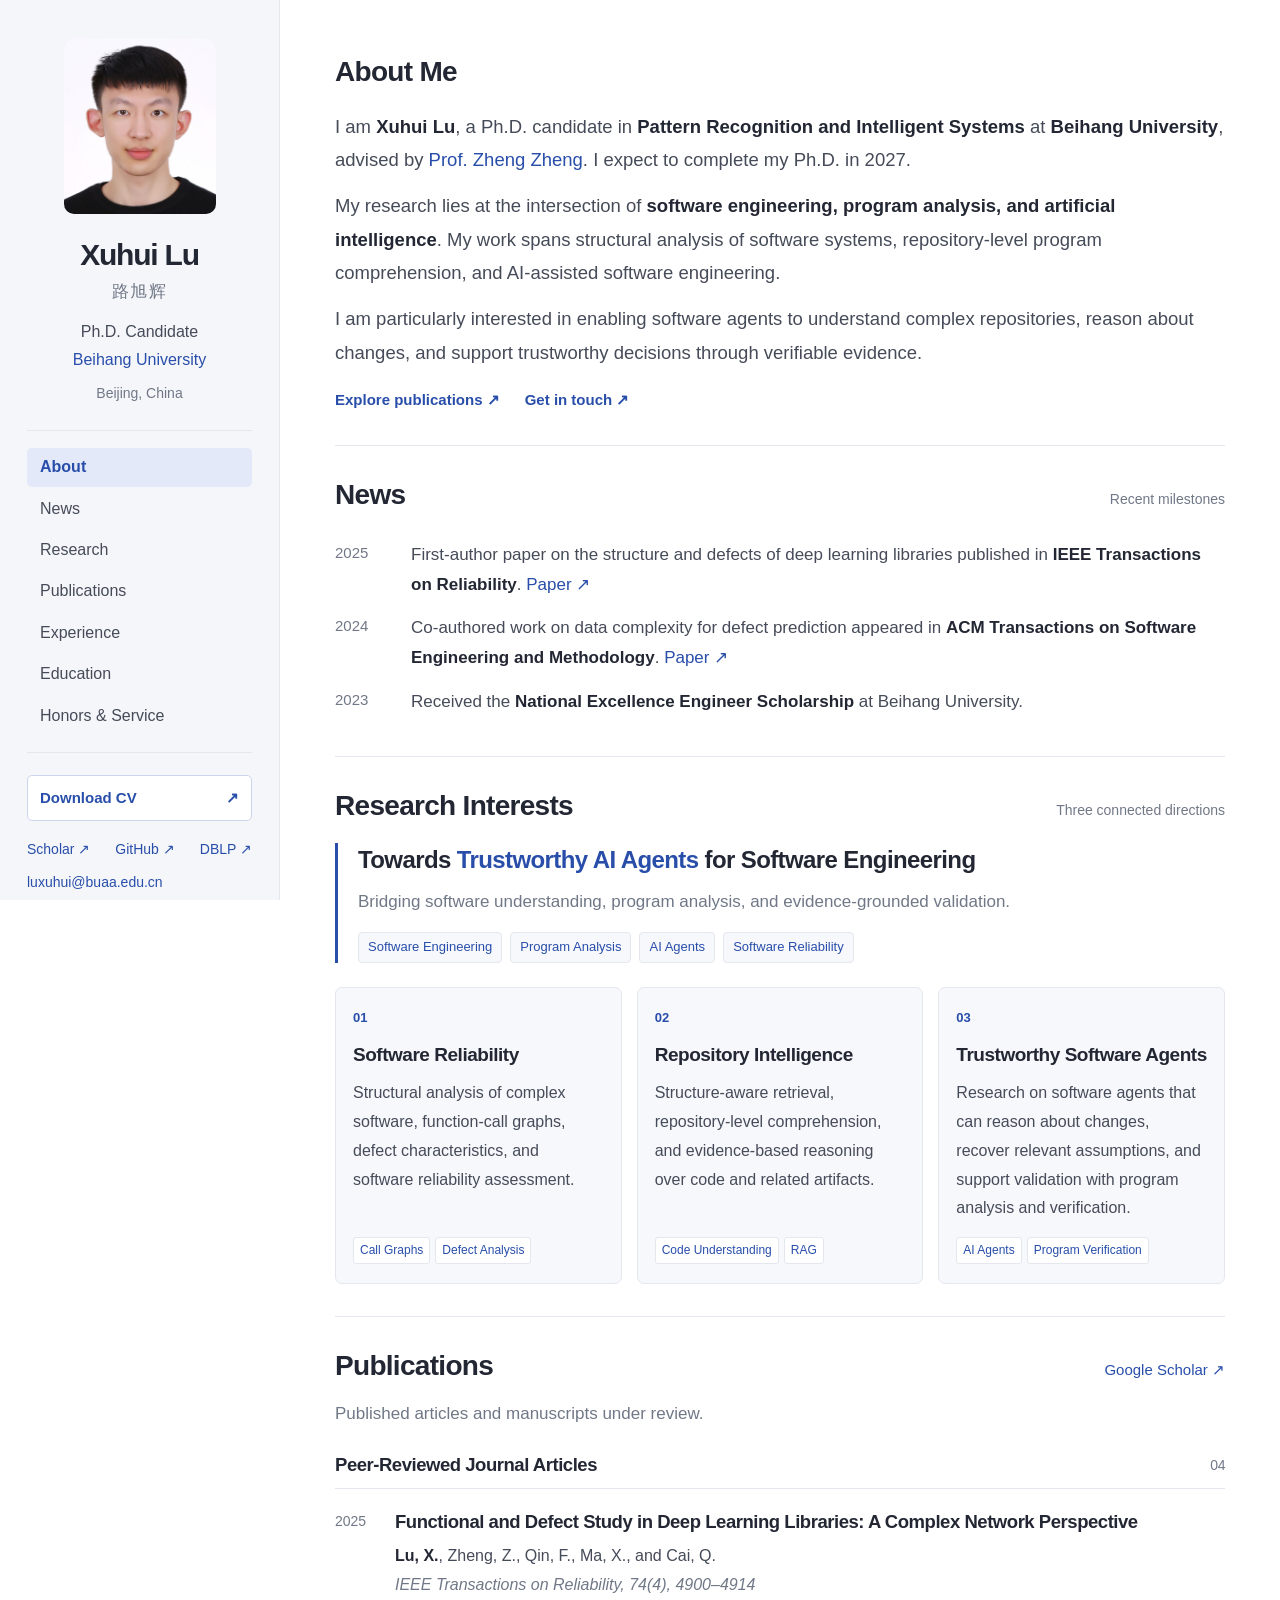
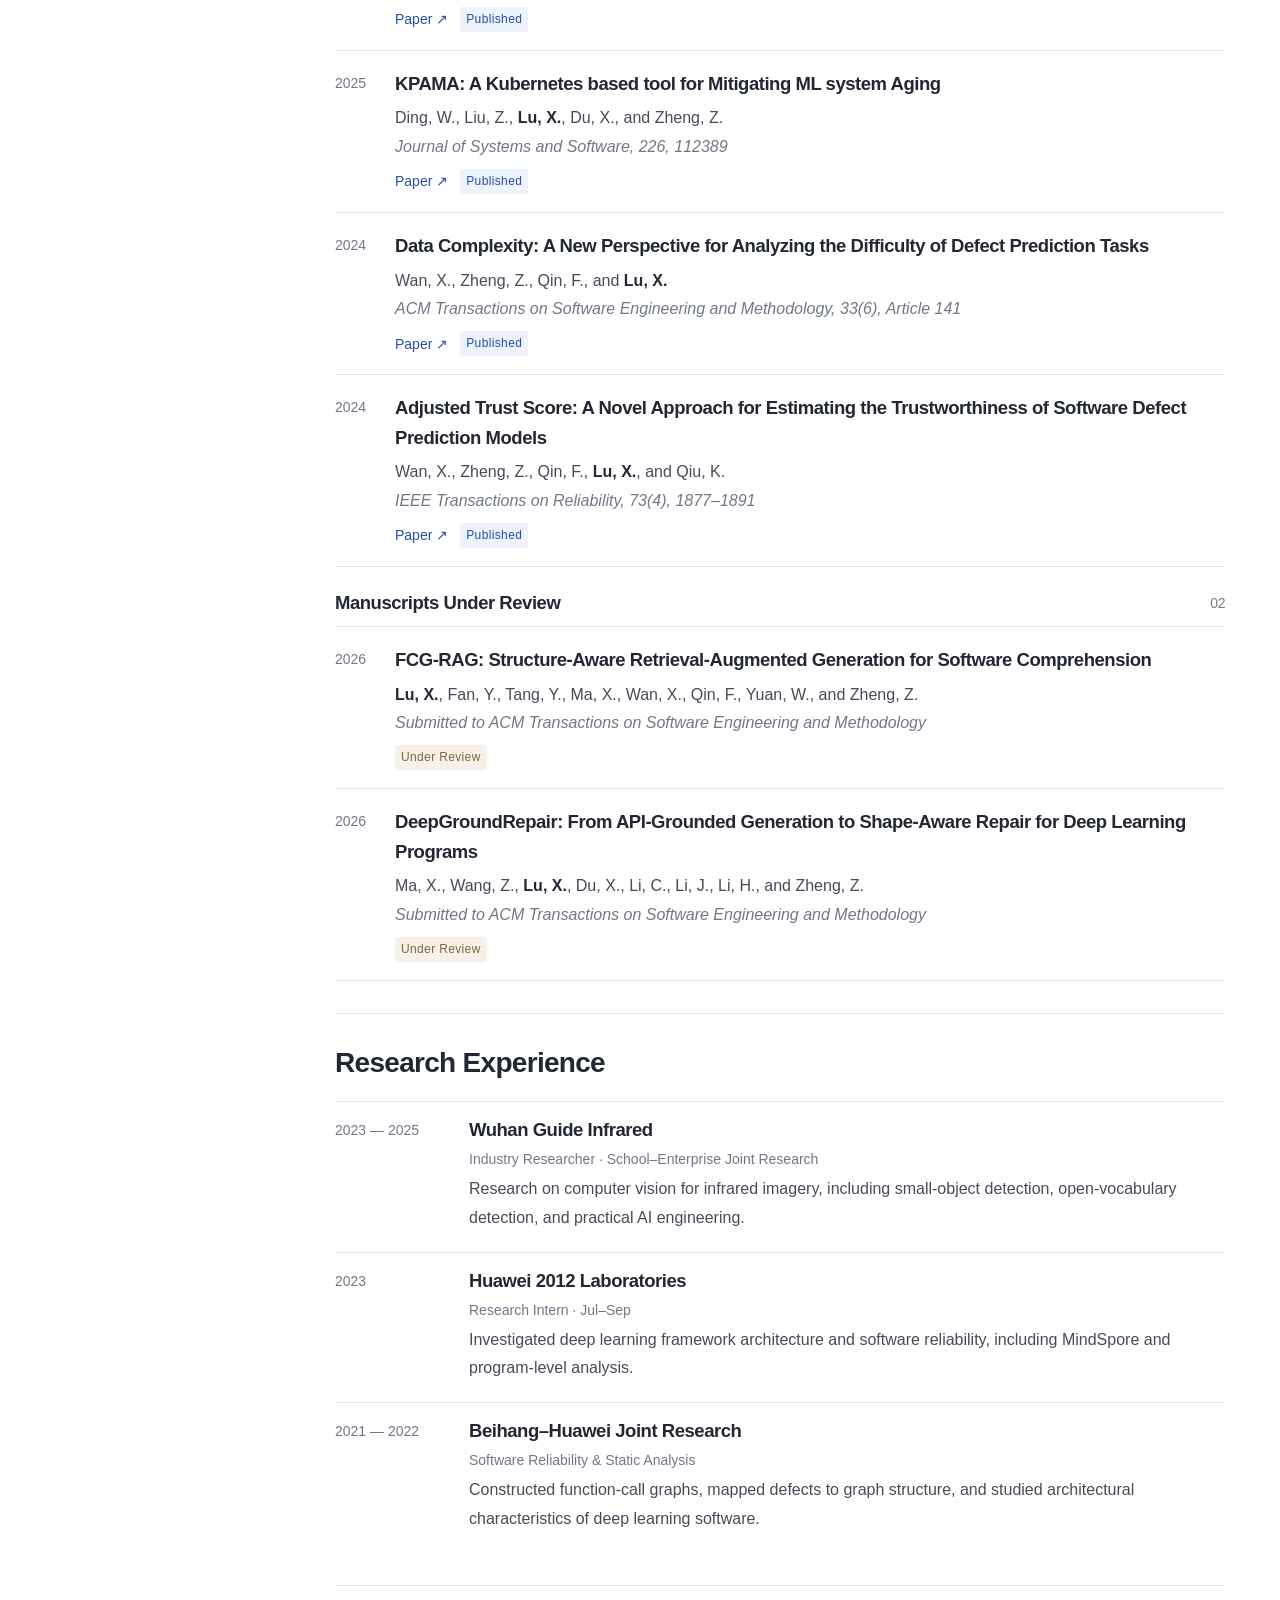
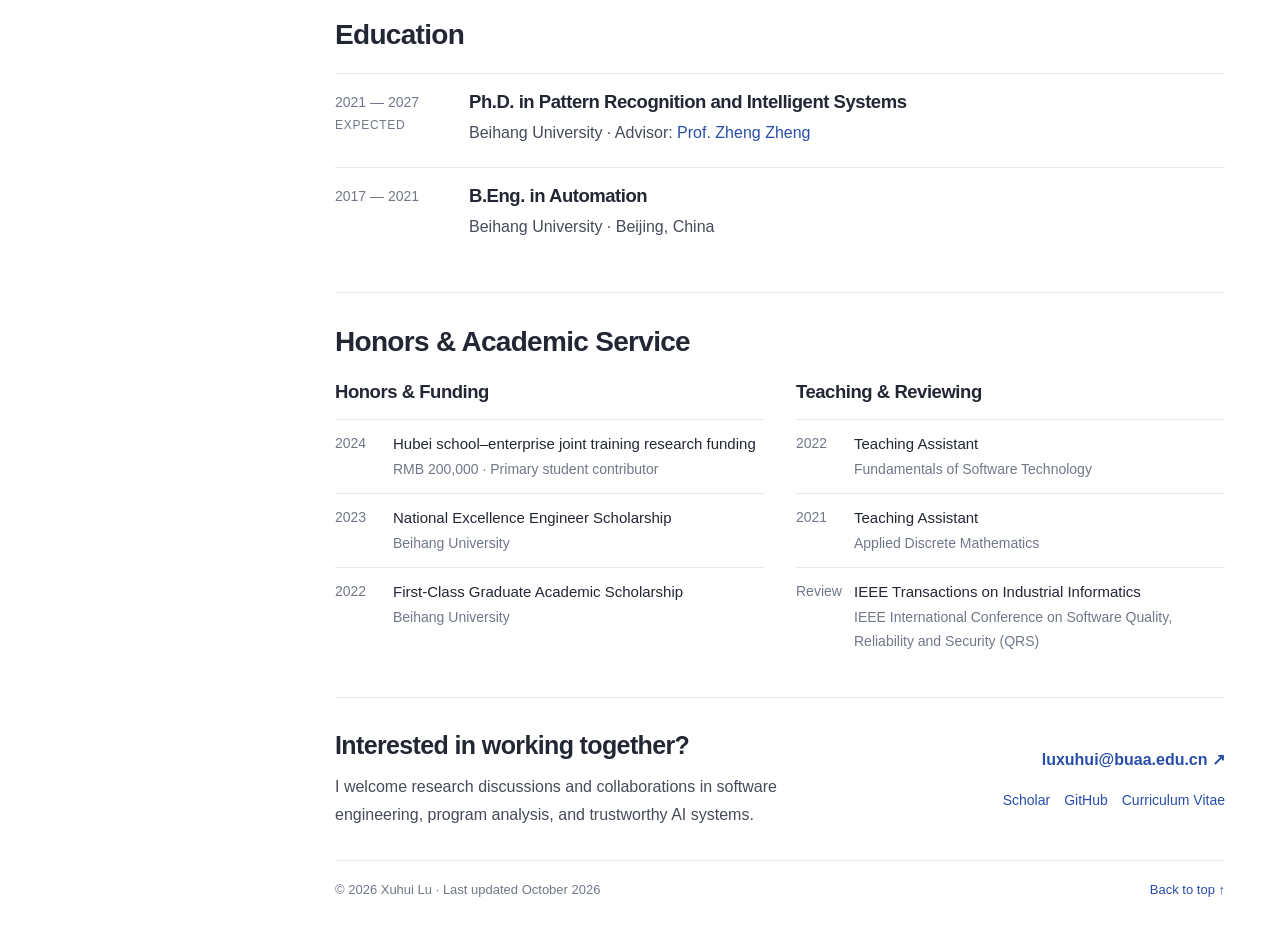
<file: index.html>
<!doctype html>
<html lang="en">
<head>
  <meta charset="utf-8">
  <meta name="viewport" content="width=device-width, initial-scale=1">
  <meta name="theme-color" content="#ffffff">
  <title>Xuhui Lu | Academic Homepage</title>
  <meta name="description" content="Xuhui Lu is a Ph.D. candidate at Beihang University working on software reliability, repository-level comprehension, and trustworthy AI agents for software engineering.">
  <link rel="canonical" href="https://xuhuilu.github.io/">
  <meta property="og:type" content="profile">
  <meta property="og:title" content="Xuhui Lu | Academic Homepage">
  <meta property="og:description" content="Software engineering, program analysis, and trustworthy AI agents.">
  <meta property="og:url" content="https://xuhuilu.github.io/">
  <meta property="og:image" content="https://xuhuilu.github.io/profile.jpg">
  <link rel="icon" type="image/svg+xml" href="data:image/svg+xml,%3Csvg xmlns='http://www.w3.org/2000/svg' viewBox='0 0 64 64'%3E%3Crect width='64' height='64' rx='13' fill='%231d6455'/%3E%3Ctext x='32' y='42' text-anchor='middle' font-family='Arial,sans-serif' font-size='29' font-weight='bold' fill='white'%3EXL%3C/text%3E%3C/svg%3E">
  <link rel="stylesheet" href="assets/style.css?v=20261024-about-first">
  <script src="assets/config.js" defer></script>
  <script src="assets/main.js?v=20261024-about-first" defer></script>
  <script src="assets/visitors.js?v=20261024-about-first" defer></script>
</head>
<body>
<a class="skip-link" href="#main">Skip to content</a>
<div class="mobile-bar">
  <a class="mobile-brand" href="#about" aria-label="Xuhui Lu, home">XL <span>· Academic Homepage</span></a>
  <button id="menu-toggle" class="menu-toggle" type="button" aria-label="Open navigation" aria-expanded="false" aria-controls="sidebar">Menu <span aria-hidden="true">☰</span></button>
</div>
<div class="page">
  <aside class="sidebar" id="sidebar" aria-label="Profile and navigation">
    <div class="sidebar-inner">
      <div class="identity">
        <a class="portrait" href="#about" aria-label="About Xuhui Lu">
          <img src="profile.jpg" alt="Portrait of Xuhui Lu" width="810" height="1080" decoding="async" fetchpriority="high">
          <span class="portrait-fallback" aria-hidden="true">XL</span>
        </a>
        <h1 class="profile-name">Xuhui Lu <span lang="zh-CN">路旭辉</span></h1>
        <p class="profile-role">Ph.D. Candidate<br><a href="https://www.buaa.edu.cn/" target="_blank" rel="noopener noreferrer">Beihang University</a></p>
        <p class="profile-location"><span class="location-dot" aria-hidden="true"></span>Beijing, China</p>
      </div>
      <nav class="side-nav" aria-label="Main navigation">
        <a href="#about" class="active">About <span>01</span></a>
        <a href="#news">News <span>02</span></a>
        <a href="#research">Research <span>03</span></a>
        <a href="#publications">Publications <span>04</span></a>
        <a href="#experience">Experience <span>05</span></a>
        <a href="#education">Education <span>06</span></a>
        <a href="#service">Honors &amp; Service <span>07</span></a>
      </nav>
      <div class="sidebar-bottom">
        <a class="cv-download" href="cv.pdf" target="_blank" rel="noopener noreferrer">Download CV <span aria-hidden="true">↗</span></a>
        <div class="academic-links" aria-label="Academic profiles">
          <a href="https://scholar.google.com/citations?user=Rg4Tr7MAAAAJ" target="_blank" rel="noopener noreferrer">Scholar ↗</a>
          <a href="https://github.com/xuhuilu" target="_blank" rel="noopener noreferrer">GitHub ↗</a>
          <a href="https://dblp.org/pid/202/3971.html" target="_blank" rel="noopener noreferrer">DBLP ↗</a>
        </div>
        <a class="email-link" href="mailto:luxuhui@buaa.edu.cn">luxuhui@buaa.edu.cn</a>
      </div>
    </div>
  </aside>

  <main class="main-content" id="main">
    <div class="content-inner">
      <div class="mobile-profile" aria-label="Researcher profile">
        <img src="profile.jpg" alt="Portrait of Xuhui Lu" width="810" height="1080" decoding="async">
        <div><strong>Xuhui Lu <span lang="zh-CN">路旭辉</span></strong><p>Ph.D. Candidate · Beihang University</p><div><a href="cv.pdf" target="_blank" rel="noopener noreferrer">CV ↗</a><a href="https://scholar.google.com/citations?user=Rg4Tr7MAAAAJ" target="_blank" rel="noopener noreferrer">Scholar ↗</a><a href="mailto:luxuhui@buaa.edu.cn">Email ↗</a></div></div>
      </div>
      <section class="about-section section-anchor" id="about" aria-labelledby="about-heading">
        <div class="section-heading"><h2 id="about-heading">About Me</h2></div>
        <div class="about-panel">
          <p>I am <strong>Xuhui Lu</strong>, a Ph.D. candidate in <strong>Pattern Recognition and Intelligent Systems</strong> at <strong>Beihang University</strong>, advised by <a href="https://teacher.buaa.edu.cn/zhengzheng/zh_CN/index.htm" target="_blank" rel="noopener noreferrer">Prof. Zheng Zheng</a>. I expect to complete my Ph.D. in 2027.</p>
          <p>My research lies at the intersection of <strong>software engineering, program analysis, and artificial intelligence</strong>. My work spans structural analysis of software systems, repository-level program comprehension, and AI-assisted software engineering.</p>
          <p>I am particularly interested in enabling software agents to understand complex repositories, reason about changes, and support trustworthy decisions through verifiable evidence.</p>
          <div class="about-actions"><a href="#publications">Explore publications <span aria-hidden="true">↗</span></a><a href="mailto:luxuhui@buaa.edu.cn">Get in touch <span aria-hidden="true">↗</span></a></div>
        </div>
      </section>

      <section class="content-section section-anchor" id="news" aria-labelledby="news-heading">
        <div class="section-heading"><div><span class="section-index">01 / UPDATES</span><h2 id="news-heading">News</h2></div><p class="section-aside">Recent milestones</p></div>
        <div class="news-list">
          <article class="news-item"><time datetime="2025">2025</time><p>First-author paper on the structure and defects of deep learning libraries published in <strong>IEEE Transactions on Reliability</strong>. <a href="https://ieeexplore.ieee.org/document/11016929/" target="_blank" rel="noopener noreferrer">Paper ↗</a></p></article>
          <article class="news-item"><time datetime="2024">2024</time><p>Co-authored work on data complexity for defect prediction appeared in <strong>ACM Transactions on Software Engineering and Methodology</strong>. <a href="https://dl.acm.org/doi/10.1145/3649596" target="_blank" rel="noopener noreferrer">Paper ↗</a></p></article>
          <article class="news-item"><time datetime="2023">2023</time><p>Received the <strong>National Excellence Engineer Scholarship</strong> at Beihang University.</p></article>
        </div>
      </section>

      <section class="content-section section-anchor" id="research" aria-labelledby="research-heading">
        <div class="section-heading"><div><span class="section-index">02 / RESEARCH</span><h2 id="research-heading">Research Interests</h2></div><p class="section-aside">Three connected directions</p></div>
        <div class="research-vision" aria-labelledby="vision-title">
        <h3 id="vision-title">Towards <em>Trustworthy AI Agents</em> for Software Engineering</h3>
        <p class="vision-summary">Bridging software understanding, program analysis, and evidence-grounded validation.</p>
        <div class="topic-pills" aria-label="Research keywords">
          <span>Software Engineering</span><span>Program Analysis</span><span>AI Agents</span><span>Software Reliability</span>
        </div>
        </div>
        <div class="research-grid">
          <article class="research-card"><div class="research-number">01 <span aria-hidden="true">↗</span></div><h3>Software Reliability</h3><p>Structural analysis of complex software, function-call graphs, defect characteristics, and software reliability assessment.</p><div class="chip-row"><span>Call Graphs</span><span>Defect Analysis</span></div></article>
          <article class="research-card"><div class="research-number">02 <span aria-hidden="true">↗</span></div><h3>Repository Intelligence</h3><p>Structure-aware retrieval, repository-level comprehension, and evidence-based reasoning over code and related artifacts.</p><div class="chip-row"><span>Code Understanding</span><span>RAG</span></div></article>
          <article class="research-card"><div class="research-number">03 <span aria-hidden="true">↗</span></div><h3>Trustworthy Software Agents</h3><p>Research on software agents that can reason about changes, recover relevant assumptions, and support validation with program analysis and verification.</p><div class="chip-row"><span>AI Agents</span><span>Program Verification</span></div></article>
        </div>
      </section>

      <section class="content-section section-anchor" id="publications" aria-labelledby="pub-heading">
        <div class="section-heading"><div><span class="section-index">03 / RESEARCH OUTPUT</span><h2 id="pub-heading">Publications</h2></div><a class="section-heading-link" href="https://scholar.google.com/citations?user=Rg4Tr7MAAAAJ" target="_blank" rel="noopener noreferrer">Google Scholar ↗</a></div>
        <p class="section-lede">Published articles and manuscripts under review.</p>
        <h3 class="pub-subheading">Peer-Reviewed Journal Articles <span>04</span></h3>
        <div class="publication-list">
          <article class="publication"><div class="pub-year">2025</div><div><h4><a href="https://ieeexplore.ieee.org/document/11016929/" target="_blank" rel="noopener noreferrer">Functional and Defect Study in Deep Learning Libraries: A Complex Network Perspective</a></h4><p class="pub-authors"><strong>Lu, X.</strong>, Zheng, Z., Qin, F., Ma, X., and Cai, Q.</p><p class="pub-venue">IEEE Transactions on Reliability, 74(4), 4900–4914</p><div class="pub-links"><a href="https://ieeexplore.ieee.org/document/11016929/" target="_blank" rel="noopener noreferrer">Paper ↗</a><span class="state published">Published</span></div></div></article>
          <article class="publication"><div class="pub-year">2025</div><div><h4><a href="https://www.sciencedirect.com/science/article/abs/pii/S0164121225000573" target="_blank" rel="noopener noreferrer">KPAMA: A Kubernetes based tool for Mitigating ML system Aging</a></h4><p class="pub-authors">Ding, W., Liu, Z., <strong>Lu, X.</strong>, Du, X., and Zheng, Z.</p><p class="pub-venue">Journal of Systems and Software, 226, 112389</p><div class="pub-links"><a href="https://www.sciencedirect.com/science/article/abs/pii/S0164121225000573" target="_blank" rel="noopener noreferrer">Paper ↗</a><span class="state published">Published</span></div></div></article>
          <article class="publication"><div class="pub-year">2024</div><div><h4><a href="https://dl.acm.org/doi/10.1145/3649596" target="_blank" rel="noopener noreferrer">Data Complexity: A New Perspective for Analyzing the Difficulty of Defect Prediction Tasks</a></h4><p class="pub-authors">Wan, X., Zheng, Z., Qin, F., and <strong>Lu, X.</strong></p><p class="pub-venue">ACM Transactions on Software Engineering and Methodology, 33(6), Article 141</p><div class="pub-links"><a href="https://dl.acm.org/doi/10.1145/3649596" target="_blank" rel="noopener noreferrer">Paper ↗</a><span class="state published">Published</span></div></div></article>
          <article class="publication"><div class="pub-year">2024</div><div><h4><a href="https://ieeexplore.ieee.org/document/10527380/" target="_blank" rel="noopener noreferrer">Adjusted Trust Score: A Novel Approach for Estimating the Trustworthiness of Software Defect Prediction Models</a></h4><p class="pub-authors">Wan, X., Zheng, Z., Qin, F., <strong>Lu, X.</strong>, and Qiu, K.</p><p class="pub-venue">IEEE Transactions on Reliability, 73(4), 1877–1891</p><div class="pub-links"><a href="https://ieeexplore.ieee.org/document/10527380/" target="_blank" rel="noopener noreferrer">Paper ↗</a><span class="state published">Published</span></div></div></article>
        </div>
        <h3 class="pub-subheading">Manuscripts Under Review <span>02</span></h3>
        <div class="publication-list">
          <article class="publication"><div class="pub-year">2026</div><div><h4>FCG-RAG: Structure-Aware Retrieval-Augmented Generation for Software Comprehension</h4><p class="pub-authors"><strong>Lu, X.</strong>, Fan, Y., Tang, Y., Ma, X., Wan, X., Qin, F., Yuan, W., and Zheng, Z.</p><p class="pub-venue">Submitted to ACM Transactions on Software Engineering and Methodology</p><div class="pub-links"><span class="state review">Under Review</span></div></div></article>
          <article class="publication"><div class="pub-year">2026</div><div><h4>DeepGroundRepair: From API-Grounded Generation to Shape-Aware Repair for Deep Learning Programs</h4><p class="pub-authors">Ma, X., Wang, Z., <strong>Lu, X.</strong>, Du, X., Li, C., Li, J., Li, H., and Zheng, Z.</p><p class="pub-venue">Submitted to ACM Transactions on Software Engineering and Methodology</p><div class="pub-links"><span class="state review">Under Review</span></div></div></article>
        </div>
      </section>

      <section class="content-section section-anchor" id="experience" aria-labelledby="experience-heading">
        <div class="section-heading"><div><span class="section-index">04 / BACKGROUND</span><h2 id="experience-heading">Research Experience</h2></div></div>
        <div class="timeline">
          <article><div class="timeline-date">2023 — 2025</div><div><h3>Wuhan Guide Infrared</h3><p class="timeline-role">Industry Researcher · School–Enterprise Joint Research</p><p>Research on computer vision for infrared imagery, including small-object detection, open-vocabulary detection, and practical AI engineering.</p></div></article>
          <article><div class="timeline-date">2023</div><div><h3>Huawei 2012 Laboratories</h3><p class="timeline-role">Research Intern · Jul–Sep</p><p>Investigated deep learning framework architecture and software reliability, including MindSpore and program-level analysis.</p></div></article>
          <article><div class="timeline-date">2021 — 2022</div><div><h3>Beihang–Huawei Joint Research</h3><p class="timeline-role">Software Reliability &amp; Static Analysis</p><p>Constructed function-call graphs, mapped defects to graph structure, and studied architectural characteristics of deep learning software.</p></div></article>
        </div>
      </section>

      <section class="content-section section-anchor" id="education" aria-labelledby="education-heading">
        <div class="section-heading"><div><span class="section-index">05 / ACADEMIC TRAINING</span><h2 id="education-heading">Education</h2></div></div>
        <div class="education-list">
          <article><div class="education-time">2021 — 2027 <span>EXPECTED</span></div><div><h3>Ph.D. in Pattern Recognition and Intelligent Systems</h3><p>Beihang University · Advisor: <a href="https://teacher.buaa.edu.cn/zhengzheng/zh_CN/index.htm" target="_blank" rel="noopener noreferrer">Prof. Zheng Zheng</a></p></div></article>
          <article><div class="education-time">2017 — 2021</div><div><h3>B.Eng. in Automation</h3><p>Beihang University · Beijing, China</p></div></article>
        </div>
      </section>

      <section class="content-section section-anchor" id="service" aria-labelledby="service-heading">
        <div class="section-heading"><div><span class="section-index">06 / RECOGNITION</span><h2 id="service-heading">Honors &amp; Academic Service</h2></div></div>
        <div class="service-grid">
          <div><h3>Honors &amp; Funding</h3><div class="service-item"><time>2024</time><p>Hubei school–enterprise joint training research funding <small>RMB 200,000 · Primary student contributor</small></p></div><div class="service-item"><time>2023</time><p>National Excellence Engineer Scholarship <small>Beihang University</small></p></div><div class="service-item"><time>2022</time><p>First-Class Graduate Academic Scholarship <small>Beihang University</small></p></div></div>
          <div><h3>Teaching &amp; Reviewing</h3><div class="service-item"><time>2022</time><p>Teaching Assistant <small>Fundamentals of Software Technology</small></p></div><div class="service-item"><time>2021</time><p>Teaching Assistant <small>Applied Discrete Mathematics</small></p></div><div class="service-item"><time>Review</time><p>IEEE Transactions on Industrial Informatics <small>IEEE International Conference on Software Quality, Reliability and Security (QRS)</small></p></div></div>
        </div>
      </section>

      <section class="content-section visitors-section" id="visitors" aria-labelledby="visitors-heading" hidden>
        <div class="section-heading"><div><span class="section-index">07 / GLOBAL READERSHIP</span><h2 id="visitors-heading">Visitor Statistics</h2></div></div>
        <p class="section-lede">Country-level readership statistics.</p>
        <details class="visitor-details">
          <summary>Show / hide visitor distribution <span aria-hidden="true">⌄</span></summary>
          <div class="visitor-dashboard" id="visitor-dashboard">
            <div class="visitor-map-wrap"><div class="visitor-toolbar"><span>VISITOR DISTRIBUTION</span><span id="visitor-period">COUNTRY-LEVEL AGGREGATES</span></div><div id="visitor-map" class="visitor-map" role="img" aria-label="World map of aggregate visitor counts by country"><div class="map-placeholder"><span class="placeholder-icon" aria-hidden="true">◎</span><strong>Visitor map ready to connect</strong><p>Aggregate statistics appear when configured.</p></div></div><p class="map-attribution">Map: Tencent Maps · Statistics: GoatCounter · Approximate country anchors only</p></div>
            <aside class="visitor-summary" aria-label="Visitor statistics summary"><div class="visitor-total"><span>UNIQUE VISITORS</span><strong id="visitor-total">—</strong><small id="visitor-updated">Analytics not connected</small></div><div class="visitor-countries"><div class="country-heading"><span>TOP COUNTRIES / REGIONS</span><span>VISITS</span></div><ol id="country-list"><li class="country-empty">No visitor data yet.</li></ol></div><p class="privacy-note"><span aria-hidden="true">◇</span> Privacy-conscious, cookie-free analytics. Aggregate counts only.</p></aside>
          </div>
        </details>
      </section>

      <section class="contact-section" id="contact" aria-labelledby="contact-heading">
        <div><span class="section-index">LET'S CONNECT</span><h2 id="contact-heading">Interested in working together?</h2><p>I welcome research discussions and collaborations in software engineering, program analysis, and trustworthy AI systems.</p></div>
        <div class="contact-right"><a class="contact-email" href="mailto:luxuhui@buaa.edu.cn">luxuhui@buaa.edu.cn <span aria-hidden="true">↗</span></a><div class="contact-extra"><a href="https://scholar.google.com/citations?user=Rg4Tr7MAAAAJ" target="_blank" rel="noopener noreferrer">Scholar</a><a href="https://github.com/xuhuilu" target="_blank" rel="noopener noreferrer">GitHub</a><a href="cv.pdf" target="_blank" rel="noopener noreferrer">Curriculum Vitae</a></div></div>
      </section>
      <footer class="site-footer"><span>© 2026 Xuhui Lu · Last updated October 2026</span><a href="#about">Back to top ↑</a></footer>
    </div>
  </main>
</div>
</body>
</html>
</file>
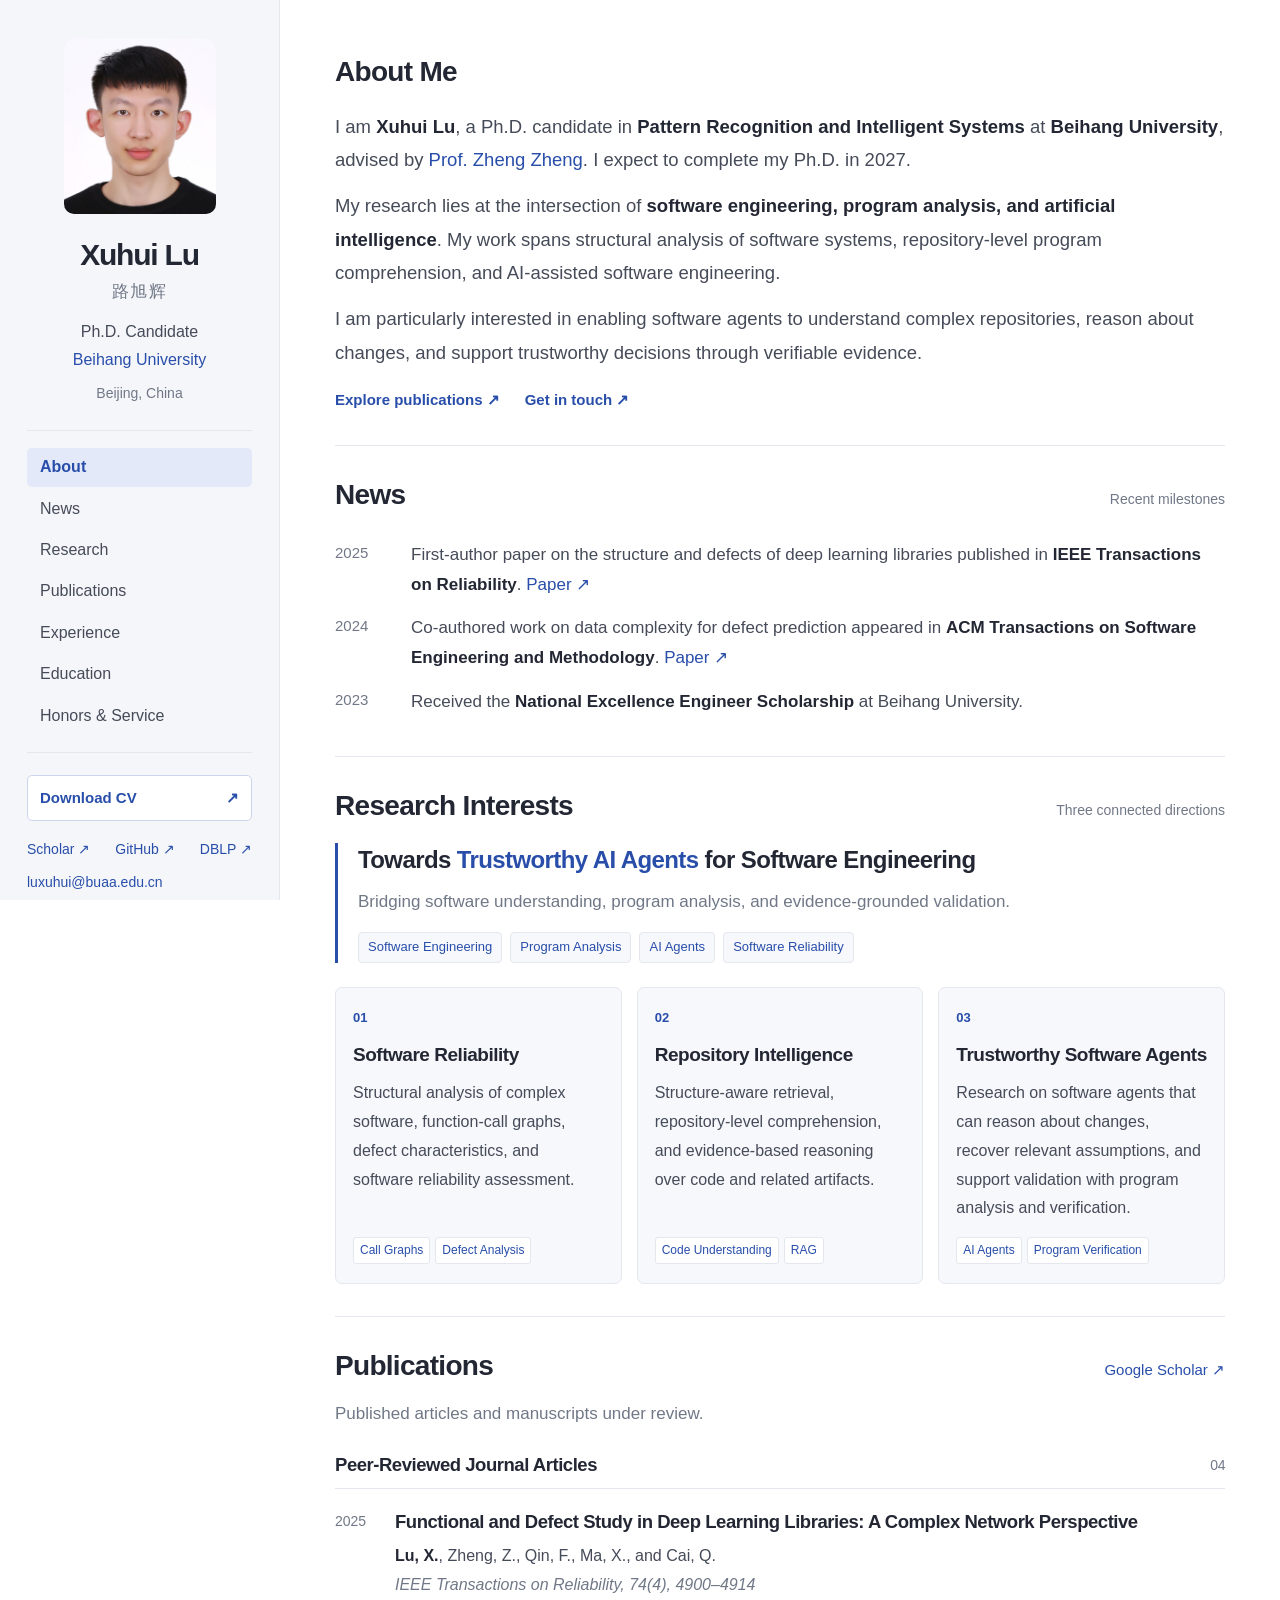
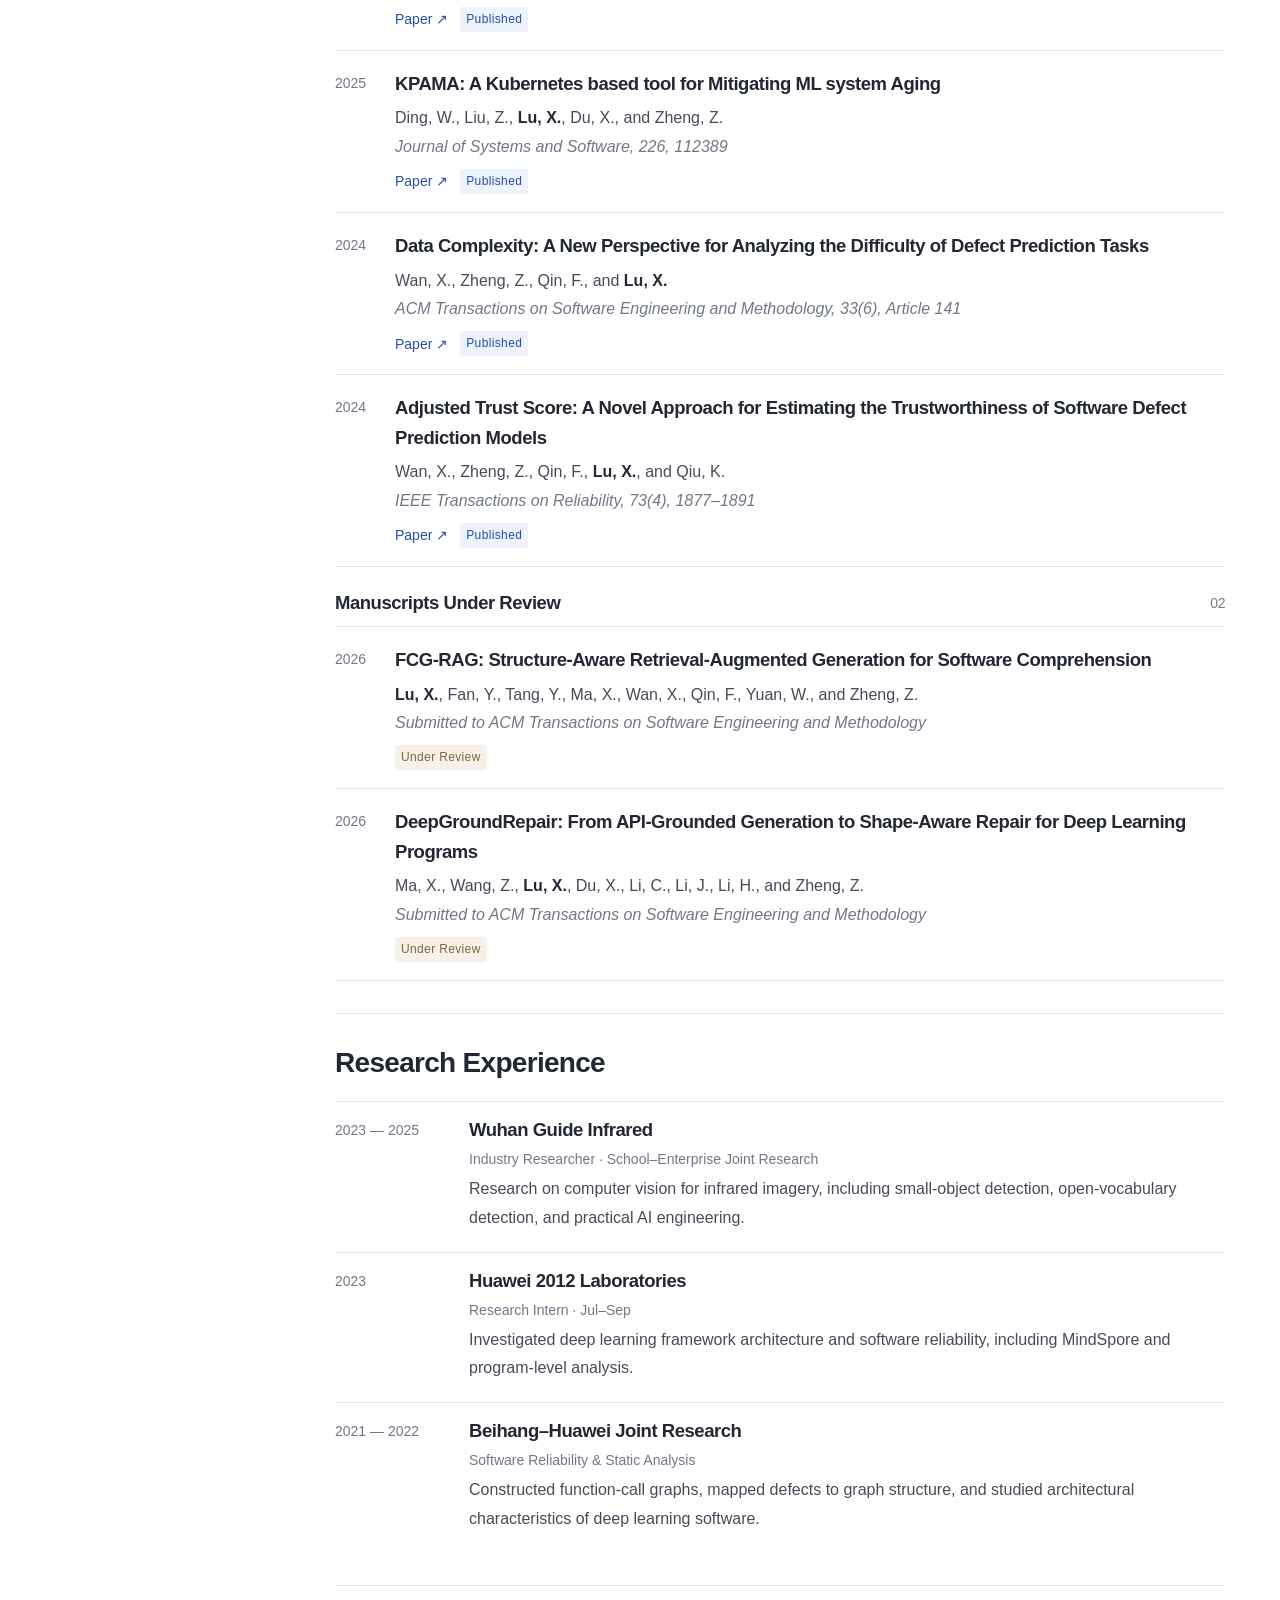
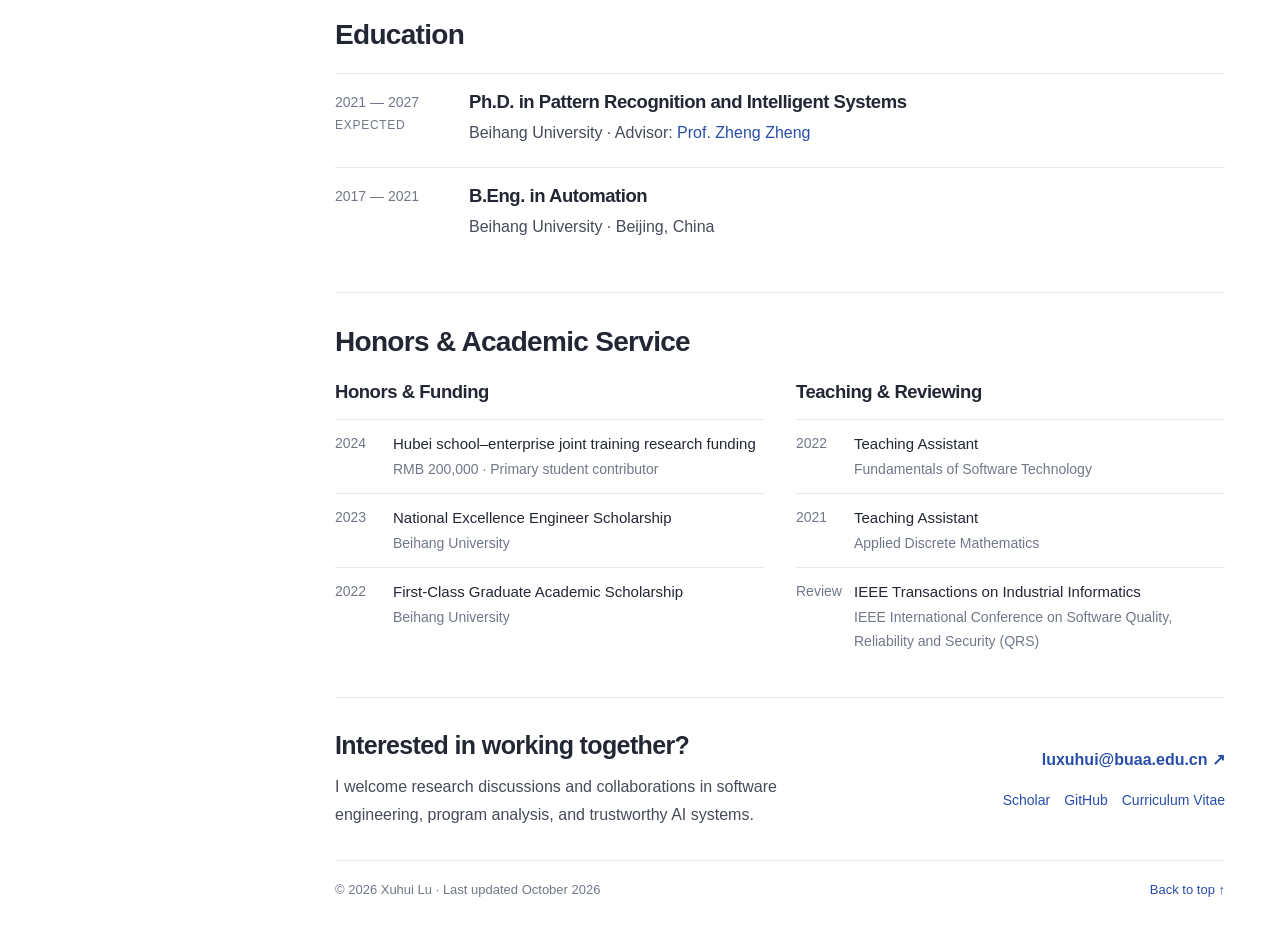
<file: previews/academic-homepage.html>
<!doctype html>
<html lang="en">
<head>
  <meta charset="utf-8">
  <meta name="viewport" content="width=device-width, initial-scale=1">
  <meta name="theme-color" content="#ffffff">
  <title>Xuhui Lu | Academic Homepage</title>
  <meta name="description" content="Xuhui Lu is a Ph.D. candidate at Beihang University working on software reliability, repository-level comprehension, and trustworthy AI agents for software engineering.">
  <link rel="canonical" href="https://xuhuilu.github.io/">
  <meta property="og:type" content="profile">
  <meta property="og:title" content="Xuhui Lu | Academic Homepage">
  <meta property="og:description" content="Software engineering, program analysis, and trustworthy AI agents.">
  <meta property="og:url" content="https://xuhuilu.github.io/">
  <meta property="og:image" content="https://xuhuilu.github.io/profile.jpg">
  <link rel="icon" type="image/svg+xml" href="data:image/svg+xml,%3Csvg xmlns='http://www.w3.org/2000/svg' viewBox='0 0 64 64'%3E%3Crect width='64' height='64' rx='13' fill='%231d6455'/%3E%3Ctext x='32' y='42' text-anchor='middle' font-family='Arial,sans-serif' font-size='29' font-weight='bold' fill='white'%3EXL%3C/text%3E%3C/svg%3E">
  <style>/* Academic reading layout. Reading sizes match the reference page at its 125% zoom. */
:root{--background:#fff;--surface:#fff;--sidebar:#f5f6fa;--soft:#f7f8fc;--ink:#222733;--body:#454b58;--muted:#707887;--accent:#284eaa;--accent-hover:#193777;--accent-soft:#e9edf9;--border:#e4e7ee;--sidebar-width:280px;--content-width:890px}
*{box-sizing:border-box}
[hidden]{display:none!important}
html{scroll-behavior:smooth;scroll-padding-top:28px}
body{margin:0;background:var(--background);color:var(--ink);font:18.5px/1.75 -apple-system,BlinkMacSystemFont,'Segoe UI',Arial,sans-serif;-webkit-font-smoothing:antialiased}
a{color:var(--accent);text-decoration:none;text-underline-offset:3px}
a:hover{text-decoration:underline}
a:focus-visible,button:focus-visible,summary:focus-visible{outline:3px solid #7192dd;outline-offset:4px}
p{margin:0}h1,h2,h3,h4{line-height:1.35;letter-spacing:-.025em}button{font:inherit}
.skip-link{position:fixed;top:-70px;left:16px;z-index:99;background:var(--accent);color:white;padding:8px 14px}.skip-link:focus{top:8px}
.page{display:flex;min-height:100vh}
.sidebar{position:fixed;inset:0 auto 0 0;width:var(--sidebar-width);height:100dvh;overflow:auto;background:var(--sidebar);border-right:1px solid var(--border);z-index:30;scrollbar-width:thin}
.sidebar-inner{min-height:100%;padding:38px 27px 24px;display:flex;flex-direction:column}
.identity{text-align:center}
.portrait{display:block;position:relative;width:152px;height:176px;margin:0 auto 21px;border-radius:10px;overflow:hidden;background:#e4e8f0}
.portrait img{position:relative;z-index:2;display:block;width:100%;height:100%;object-fit:cover;object-position:50% 25%}
.portrait-fallback{position:absolute;inset:0;display:grid;place-items:center;font-size:36px;font-weight:600;color:var(--accent)}
.profile-name{margin:0;font-size:30px;font-weight:700;letter-spacing:-.04em}
.profile-name span{display:block;margin-top:5px;font-size:17px;font-weight:400;letter-spacing:.08em;color:var(--muted)}
.profile-role{margin-top:15px;font-size:16px;line-height:1.7;color:var(--body)}.profile-role a{font-weight:500}
.profile-location{margin-top:8px;color:var(--muted);font-size:14px}.location-dot{display:none}
.side-nav{display:flex;flex-direction:column;gap:3px;margin:25px 0 22px;padding:17px 0;border-block:1px solid var(--border)}
.side-nav a{display:flex;justify-content:space-between;align-items:center;padding:8px 13px;border-radius:5px;color:var(--body);font-size:16px;line-height:1.4}
.side-nav a span{display:none}.side-nav a:hover{background:#eceff7;color:var(--accent);text-decoration:none}.side-nav a.active{background:#e3e9f8;color:var(--accent);font-weight:600}
.sidebar-bottom{margin-top:auto}.cv-download{display:flex;align-items:center;justify-content:space-between;padding:9px 12px;border:1px solid #ccd5ec;border-radius:5px;font-size:15px;font-weight:600;background:white}.cv-download:hover{background:var(--accent-soft);text-decoration:none}
.academic-links{display:flex;flex-wrap:wrap;justify-content:space-between;gap:8px;margin:16px 0 8px}.academic-links a,.email-link{font-size:14px}.email-link{display:block;overflow-wrap:anywhere}
.mobile-bar,.mobile-profile{display:none}
.main-content{margin-left:var(--sidebar-width);width:calc(100% - var(--sidebar-width));min-width:0}
.content-inner{width:min(var(--content-width),calc(100% - 96px));margin-inline:auto}
.section-anchor{scroll-margin-top:28px}
.hero{padding:53px 0 32px}.hero-eyebrow{display:flex;align-items:center;gap:10px;font-size:13px;letter-spacing:.17em;color:var(--accent);font-weight:650}.eyebrow-line{height:1px;width:26px;background:var(--accent)}
.hero h2{max-width:800px;margin:16px 0 15px;font-size:clamp(32px,2.8vw,38px);line-height:1.25;font-weight:700;letter-spacing:-.035em}.hero h2 em{font-style:normal;color:var(--accent)}
.vision-summary{max-width:740px;color:var(--muted);font-size:18.5px;line-height:1.7}
.topic-pills{display:flex;flex-wrap:wrap;gap:8px;margin:19px 0 26px}.topic-pills span{padding:3px 9px;border:1px solid var(--border);border-radius:4px;color:var(--accent);font-size:13px;font-weight:500;background:var(--soft)}
.about-panel{border-top:1px solid var(--border);padding-top:25px}.section-kicker{display:none}.about-panel p{font-size:18.5px;line-height:1.8;color:var(--body);margin-bottom:13px}.about-panel strong{font-weight:600;color:var(--ink)}
.about-actions{display:flex;flex-wrap:wrap;gap:25px;margin-top:18px;font-size:15px;font-weight:600}
.content-section{padding:30px 0 32px;border-top:1px solid var(--border)}.section-heading{display:flex;align-items:baseline;justify-content:space-between;gap:18px;margin-bottom:19px}.section-index{display:none}.section-heading h2{margin:0;font-size:28px;font-weight:650}.section-aside{font-size:14px;color:var(--muted)}.section-heading-link{font-size:15px}.section-lede{max-width:800px;margin:-5px 0 20px;font-size:17px;color:var(--muted)}
.news-item{display:grid;grid-template-columns:60px minmax(0,1fr);gap:16px;padding:7px 0}.news-item time{font-size:15px;color:var(--muted);font-variant-numeric:tabular-nums}.news-item p{font-size:17px;color:var(--body);line-height:1.75}.news-item strong{font-weight:600;color:var(--ink)}
.research-grid{display:grid;grid-template-columns:repeat(3,minmax(0,1fr));gap:15px}.research-card{display:flex;flex-direction:column;gap:11px;padding:19px 17px;border:1px solid var(--border);border-radius:7px;background:var(--soft)}.research-number{font-size:13px;color:var(--accent);font-weight:600}.research-number span{display:none}.research-card h3{margin:0;font-size:19px;line-height:1.45;font-weight:600}.research-card p{font-size:16px;line-height:1.8;color:var(--body)}.chip-row{display:flex;flex-wrap:wrap;gap:5px;margin-top:auto;padding-top:3px}.chip-row span{font-size:12px;color:var(--accent);background:white;border:1px solid var(--border);padding:2px 6px;border-radius:3px}
.pub-subheading{display:flex;align-items:center;justify-content:space-between;gap:16px;margin:24px 0 0;padding-bottom:10px;border-bottom:1px solid var(--border);font-size:18.5px;font-weight:600}.pub-subheading span{font-size:14px;color:var(--muted);font-weight:400}
.publication{display:grid;grid-template-columns:44px minmax(0,1fr);gap:16px;padding:18px 0;border-bottom:1px solid var(--border)}.pub-year{padding-top:2px;color:var(--muted);font-size:14px; font-variant-numeric:tabular-nums}.publication h4{margin:0 0 6px;font-size:18.5px;line-height:1.6;font-weight:600}.publication h4 a{color:var(--ink)}.publication h4 a:hover{color:var(--accent)}.pub-authors,.pub-venue{font-size:16px;line-height:1.8;color:var(--body)}.pub-authors strong{font-weight:650;color:var(--ink)}.pub-venue{font-style:italic;color:var(--muted)}.pub-links{display:flex;flex-wrap:wrap;align-items:center;gap:12px;margin-top:7px;font-size:14px}.state{padding:2px 6px;border-radius:3px;font-size:12px;letter-spacing:.03em;font-weight:500}.state.published{background:#edf2fb;color:var(--accent)}.state.review{background:#f5f1e8;color:#7c6739}
.timeline article,.education-list article{display:grid;grid-template-columns:116px minmax(0,1fr);gap:18px;padding:16px 0;border-top:1px solid var(--border)}.timeline-date,.education-time{color:var(--muted);font-size:14px;line-height:1.8}.education-time span{display:block;font-size:12px;letter-spacing:.06em}.timeline h3,.education-list h3{margin:0 0 4px;font-size:18.5px;font-weight:600}.timeline p,.education-list p{margin:0 0 3px;font-size:16px;color:var(--body);line-height:1.8}.timeline-role{color:var(--muted)!important;font-size:14px!important}
.service-grid{display:grid;grid-template-columns:1fr 1fr;gap:32px}.service-grid h3{margin:0 0 14px;font-size:18.5px;font-weight:600}.service-item{display:grid;grid-template-columns:46px minmax(0,1fr);gap:12px;padding:11px 0;border-top:1px solid var(--border)}.service-item time{color:var(--muted);font-size:14px}.service-item p{font-size:15px;font-weight:500}.service-item small{display:block;color:var(--muted);font-size:14px;font-weight:400}
.visitor-details{border:1px solid var(--border);border-radius:6px;overflow:hidden}.visitor-details summary{cursor:pointer;padding:10px 15px;display:flex;justify-content:space-between;background:var(--soft);color:var(--accent);font-size:15px}.visitor-dashboard{display:grid;grid-template-columns:minmax(0,1.6fr) minmax(200px,1fr);background:var(--soft)}.visitor-map-wrap{padding:18px;min-width:0}.visitor-toolbar{display:flex;flex-wrap:wrap;justify-content:space-between;gap:8px;font-size:12px;color:var(--muted);margin-bottom:10px}.visitor-map{position:relative;height:270px;background:#eef1f7}.map-placeholder{position:absolute;inset:0;display:flex;flex-direction:column;align-items:center;justify-content:center;text-align:center;padding:20px;gap:8px}.map-placeholder strong{font-size:16px}.map-placeholder p{font-size:14px;color:var(--muted)}.placeholder-icon{font-size:26px;color:var(--accent)}.map-attribution{font-size:12px;color:var(--muted);margin-top:9px}.visitor-summary{padding:20px}.visitor-total>span,.country-heading{font-size:12px;color:var(--muted)}.visitor-total strong{display:block;font-size:34px;font-weight:600}.visitor-total small{font-size:13px;color:var(--muted)}.visitor-countries{padding-top:16px}.country-heading{display:flex;justify-content:space-between}.visitor-countries ol{list-style:none;padding:0;margin:10px 0}.visitor-countries li{display:flex;justify-content:space-between;gap:8px;font-size:14px;padding:5px 0}.privacy-note{font-size:12px;color:var(--muted);margin-top:16px}
.contact-section{display:grid;grid-template-columns:1.4fr 1fr;gap:24px;border-top:1px solid var(--border);padding:31px 0}.contact-section h2{font-size:25px;margin:0 0 10px;font-weight:600}.contact-section p{font-size:16px;color:var(--body)}.contact-right{display:flex;flex-direction:column;align-items:flex-end;justify-content:center;gap:14px}.contact-email{font-size:16px;font-weight:600}.contact-extra{display:flex;flex-wrap:wrap;gap:14px;font-size:14px}.site-footer{display:flex;flex-wrap:wrap;justify-content:space-between;gap:12px;border-top:1px solid var(--border);padding:18px 0 30px;color:var(--muted);font-size:13px}
.about-section{padding:53px 0 32px}.about-section .about-panel{border:0;padding:0}.research-vision{border-left:3px solid var(--accent);padding-left:20px;margin-bottom:24px}.research-vision h3{margin:0 0 10px;font-size:24px;font-weight:600;line-height:1.45}.research-vision h3 em{font-style:normal;color:var(--accent)}.research-vision .vision-summary{font-size:17px}.research-vision .topic-pills{margin:15px 0 0}
@media(min-width:851px) and (max-height:780px){.sidebar-inner{padding-top:22px}.portrait{width:112px;height:130px;margin-bottom:14px}.profile-name{font-size:28px}.profile-role{margin-top:9px}.side-nav{margin:17px 0;padding:12px 0}.side-nav a{padding-block:6px}}
@media(max-width:1100px){:root{--sidebar-width:245px}.sidebar-inner{padding-inline:22px}.content-inner{width:calc(100% - 60px)}.research-grid{grid-template-columns:1fr}.research-card{display:grid;grid-template-columns:24px minmax(0,1fr);gap:7px 12px}.research-card h3{grid-column:2}.research-number{grid-row:1;grid-column:1}.research-card p,.research-card .chip-row{grid-column:2}}
@media(max-width:850px){html{scroll-padding-top:75px}.mobile-bar{display:flex;position:sticky;top:0;z-index:45;height:58px;align-items:center;justify-content:space-between;padding:0 22px;background:#fff;border-bottom:1px solid var(--border)}.mobile-brand{font-size:18.5px;font-weight:650;color:var(--ink)}.mobile-brand span{font-size:14px;font-weight:400;color:var(--muted)}.menu-toggle{padding:5px 9px;border:1px solid var(--border);border-radius:4px;background:white;color:var(--ink);font-size:14px;cursor:pointer}.sidebar{top:58px;height:calc(100dvh - 58px);width:min(280px,86vw);transform:translateX(-100%);transition:transform .2s}.sidebar.is-open{transform:translateX(0)}.nav-open::before{content:'';position:fixed;inset:58px 0 0;z-index:29;background:#15203b55}.main-content{width:100%;margin:0}.content-inner{width:min(740px,calc(100% - 48px))}.mobile-profile{display:flex;align-items:center;gap:19px;padding:26px 0;border-bottom:1px solid var(--border)}.mobile-profile img{width:76px;height:91px;object-fit:cover;object-position:50% 25%;border-radius:6px}.mobile-profile strong{font-size:25px;letter-spacing:-.02em}.mobile-profile strong span{font-size:15px;font-weight:400;color:var(--muted)}.mobile-profile p{font-size:15px;color:var(--body);margin:5px 0}.mobile-profile div div{display:flex;gap:15px;font-size:14px}.hero{padding-top:29px}.about-section{padding-top:29px}.hero h2{font-size:32px}.section-anchor{scroll-margin-top:78px}}
@media(max-width:560px){.content-inner{width:calc(100% - 36px)}.hero h2{font-size:30px}.about-panel p{font-size:17px}.section-aside{display:none}.section-heading{gap:12px}.section-heading h2{font-size:25px}.section-heading-link{font-size:14px}.publication{grid-template-columns:34px minmax(0,1fr);gap:10px}.publication h4{font-size:18px}.pub-subheading{font-size:17px}.timeline article,.education-list article{grid-template-columns:1fr;gap:5px}.service-grid,.contact-section,.visitor-dashboard{grid-template-columns:1fr}.service-grid{gap:26px}.contact-right{align-items:flex-start}.news-item{grid-template-columns:39px minmax(0,1fr);gap:10px}.topic-pills{gap:6px}.mobile-brand span{display:none}}
@media(prefers-reduced-motion:reduce){html{scroll-behavior:auto}*,*::before,*::after{transition:none!important;animation:none!important}}
@media print{.sidebar,.mobile-bar,.mobile-profile,.visitors-section,.contact-section,.site-footer,.skip-link{display:none!important}.main-content{width:100%;margin:0}.content-inner{width:100%}body{font:11pt Georgia,serif;background:white;color:black}.hero{padding-top:0}.publication,.timeline article,.education-list article{break-inside:avoid}}
</style>

</head>
<body>
<a class="skip-link" href="#main">Skip to content</a>
<div class="mobile-bar">
  <a class="mobile-brand" href="#about" aria-label="Xuhui Lu, home">XL <span>· Academic Homepage</span></a>
  <button id="menu-toggle" class="menu-toggle" type="button" aria-label="Open navigation" aria-expanded="false" aria-controls="sidebar">Menu <span aria-hidden="true">☰</span></button>
</div>
<div class="page">
  <aside class="sidebar" id="sidebar" aria-label="Profile and navigation">
    <div class="sidebar-inner">
      <div class="identity">
        <a class="portrait" href="#about" aria-label="About Xuhui Lu">
          <img src="[data-uri]" alt="Portrait of Xuhui Lu" width="810" height="1080" decoding="async" fetchpriority="high">
          <span class="portrait-fallback" aria-hidden="true">XL</span>
        </a>
        <h1 class="profile-name">Xuhui Lu <span lang="zh-CN">路旭辉</span></h1>
        <p class="profile-role">Ph.D. Candidate<br><a href="https://www.buaa.edu.cn/" target="_blank" rel="noopener noreferrer">Beihang University</a></p>
        <p class="profile-location"><span class="location-dot" aria-hidden="true"></span>Beijing, China</p>
      </div>
      <nav class="side-nav" aria-label="Main navigation">
        <a href="#about" class="active">About <span>01</span></a>
        <a href="#news">News <span>02</span></a>
        <a href="#research">Research <span>03</span></a>
        <a href="#publications">Publications <span>04</span></a>
        <a href="#experience">Experience <span>05</span></a>
        <a href="#education">Education <span>06</span></a>
        <a href="#service">Honors &amp; Service <span>07</span></a>
      </nav>
      <div class="sidebar-bottom">
        <a class="cv-download" href="https://xuhuilu.github.io/cv.pdf" target="_blank" rel="noopener noreferrer">Download CV <span aria-hidden="true">↗</span></a>
        <div class="academic-links" aria-label="Academic profiles">
          <a href="https://scholar.google.com/citations?user=Rg4Tr7MAAAAJ" target="_blank" rel="noopener noreferrer">Scholar ↗</a>
          <a href="https://github.com/xuhuilu" target="_blank" rel="noopener noreferrer">GitHub ↗</a>
          <a href="https://dblp.org/pid/202/3971.html" target="_blank" rel="noopener noreferrer">DBLP ↗</a>
        </div>
        <a class="email-link" href="mailto:luxuhui@buaa.edu.cn">luxuhui@buaa.edu.cn</a>
      </div>
    </div>
  </aside>

  <main class="main-content" id="main">
    <div class="content-inner">
      <div class="mobile-profile" aria-label="Researcher profile">
        <img src="[data-uri]" alt="Portrait of Xuhui Lu" width="810" height="1080" decoding="async">
        <div><strong>Xuhui Lu <span lang="zh-CN">路旭辉</span></strong><p>Ph.D. Candidate · Beihang University</p><div><a href="https://xuhuilu.github.io/cv.pdf" target="_blank" rel="noopener noreferrer">CV ↗</a><a href="https://scholar.google.com/citations?user=Rg4Tr7MAAAAJ" target="_blank" rel="noopener noreferrer">Scholar ↗</a><a href="mailto:luxuhui@buaa.edu.cn">Email ↗</a></div></div>
      </div>
      <section class="about-section section-anchor" id="about" aria-labelledby="about-heading">
        <div class="section-heading"><h2 id="about-heading">About Me</h2></div>
        <div class="about-panel">
          <p>I am <strong>Xuhui Lu</strong>, a Ph.D. candidate in <strong>Pattern Recognition and Intelligent Systems</strong> at <strong>Beihang University</strong>, advised by <a href="https://teacher.buaa.edu.cn/zhengzheng/zh_CN/index.htm" target="_blank" rel="noopener noreferrer">Prof. Zheng Zheng</a>. I expect to complete my Ph.D. in 2027.</p>
          <p>My research lies at the intersection of <strong>software engineering, program analysis, and artificial intelligence</strong>. My work spans structural analysis of software systems, repository-level program comprehension, and AI-assisted software engineering.</p>
          <p>I am particularly interested in enabling software agents to understand complex repositories, reason about changes, and support trustworthy decisions through verifiable evidence.</p>
          <div class="about-actions"><a href="#publications">Explore publications <span aria-hidden="true">↗</span></a><a href="mailto:luxuhui@buaa.edu.cn">Get in touch <span aria-hidden="true">↗</span></a></div>
        </div>
      </section>

      <section class="content-section section-anchor" id="news" aria-labelledby="news-heading">
        <div class="section-heading"><div><span class="section-index">01 / UPDATES</span><h2 id="news-heading">News</h2></div><p class="section-aside">Recent milestones</p></div>
        <div class="news-list">
          <article class="news-item"><time datetime="2025">2025</time><p>First-author paper on the structure and defects of deep learning libraries published in <strong>IEEE Transactions on Reliability</strong>. <a href="https://ieeexplore.ieee.org/document/11016929/" target="_blank" rel="noopener noreferrer">Paper ↗</a></p></article>
          <article class="news-item"><time datetime="2024">2024</time><p>Co-authored work on data complexity for defect prediction appeared in <strong>ACM Transactions on Software Engineering and Methodology</strong>. <a href="https://dl.acm.org/doi/10.1145/3649596" target="_blank" rel="noopener noreferrer">Paper ↗</a></p></article>
          <article class="news-item"><time datetime="2023">2023</time><p>Received the <strong>National Excellence Engineer Scholarship</strong> at Beihang University.</p></article>
        </div>
      </section>

      <section class="content-section section-anchor" id="research" aria-labelledby="research-heading">
        <div class="section-heading"><div><span class="section-index">02 / RESEARCH</span><h2 id="research-heading">Research Interests</h2></div><p class="section-aside">Three connected directions</p></div>
        <div class="research-vision" aria-labelledby="vision-title">
        <h3 id="vision-title">Towards <em>Trustworthy AI Agents</em> for Software Engineering</h3>
        <p class="vision-summary">Bridging software understanding, program analysis, and evidence-grounded validation.</p>
        <div class="topic-pills" aria-label="Research keywords">
          <span>Software Engineering</span><span>Program Analysis</span><span>AI Agents</span><span>Software Reliability</span>
        </div>
        </div>
        <div class="research-grid">
          <article class="research-card"><div class="research-number">01 <span aria-hidden="true">↗</span></div><h3>Software Reliability</h3><p>Structural analysis of complex software, function-call graphs, defect characteristics, and software reliability assessment.</p><div class="chip-row"><span>Call Graphs</span><span>Defect Analysis</span></div></article>
          <article class="research-card"><div class="research-number">02 <span aria-hidden="true">↗</span></div><h3>Repository Intelligence</h3><p>Structure-aware retrieval, repository-level comprehension, and evidence-based reasoning over code and related artifacts.</p><div class="chip-row"><span>Code Understanding</span><span>RAG</span></div></article>
          <article class="research-card"><div class="research-number">03 <span aria-hidden="true">↗</span></div><h3>Trustworthy Software Agents</h3><p>Research on software agents that can reason about changes, recover relevant assumptions, and support validation with program analysis and verification.</p><div class="chip-row"><span>AI Agents</span><span>Program Verification</span></div></article>
        </div>
      </section>

      <section class="content-section section-anchor" id="publications" aria-labelledby="pub-heading">
        <div class="section-heading"><div><span class="section-index">03 / RESEARCH OUTPUT</span><h2 id="pub-heading">Publications</h2></div><a class="section-heading-link" href="https://scholar.google.com/citations?user=Rg4Tr7MAAAAJ" target="_blank" rel="noopener noreferrer">Google Scholar ↗</a></div>
        <p class="section-lede">Published articles and manuscripts under review.</p>
        <h3 class="pub-subheading">Peer-Reviewed Journal Articles <span>04</span></h3>
        <div class="publication-list">
          <article class="publication"><div class="pub-year">2025</div><div><h4><a href="https://ieeexplore.ieee.org/document/11016929/" target="_blank" rel="noopener noreferrer">Functional and Defect Study in Deep Learning Libraries: A Complex Network Perspective</a></h4><p class="pub-authors"><strong>Lu, X.</strong>, Zheng, Z., Qin, F., Ma, X., and Cai, Q.</p><p class="pub-venue">IEEE Transactions on Reliability, 74(4), 4900–4914</p><div class="pub-links"><a href="https://ieeexplore.ieee.org/document/11016929/" target="_blank" rel="noopener noreferrer">Paper ↗</a><span class="state published">Published</span></div></div></article>
          <article class="publication"><div class="pub-year">2025</div><div><h4><a href="https://www.sciencedirect.com/science/article/abs/pii/S0164121225000573" target="_blank" rel="noopener noreferrer">KPAMA: A Kubernetes based tool for Mitigating ML system Aging</a></h4><p class="pub-authors">Ding, W., Liu, Z., <strong>Lu, X.</strong>, Du, X., and Zheng, Z.</p><p class="pub-venue">Journal of Systems and Software, 226, 112389</p><div class="pub-links"><a href="https://www.sciencedirect.com/science/article/abs/pii/S0164121225000573" target="_blank" rel="noopener noreferrer">Paper ↗</a><span class="state published">Published</span></div></div></article>
          <article class="publication"><div class="pub-year">2024</div><div><h4><a href="https://dl.acm.org/doi/10.1145/3649596" target="_blank" rel="noopener noreferrer">Data Complexity: A New Perspective for Analyzing the Difficulty of Defect Prediction Tasks</a></h4><p class="pub-authors">Wan, X., Zheng, Z., Qin, F., and <strong>Lu, X.</strong></p><p class="pub-venue">ACM Transactions on Software Engineering and Methodology, 33(6), Article 141</p><div class="pub-links"><a href="https://dl.acm.org/doi/10.1145/3649596" target="_blank" rel="noopener noreferrer">Paper ↗</a><span class="state published">Published</span></div></div></article>
          <article class="publication"><div class="pub-year">2024</div><div><h4><a href="https://ieeexplore.ieee.org/document/10527380/" target="_blank" rel="noopener noreferrer">Adjusted Trust Score: A Novel Approach for Estimating the Trustworthiness of Software Defect Prediction Models</a></h4><p class="pub-authors">Wan, X., Zheng, Z., Qin, F., <strong>Lu, X.</strong>, and Qiu, K.</p><p class="pub-venue">IEEE Transactions on Reliability, 73(4), 1877–1891</p><div class="pub-links"><a href="https://ieeexplore.ieee.org/document/10527380/" target="_blank" rel="noopener noreferrer">Paper ↗</a><span class="state published">Published</span></div></div></article>
        </div>
        <h3 class="pub-subheading">Manuscripts Under Review <span>02</span></h3>
        <div class="publication-list">
          <article class="publication"><div class="pub-year">2026</div><div><h4>FCG-RAG: Structure-Aware Retrieval-Augmented Generation for Software Comprehension</h4><p class="pub-authors"><strong>Lu, X.</strong>, Fan, Y., Tang, Y., Ma, X., Wan, X., Qin, F., Yuan, W., and Zheng, Z.</p><p class="pub-venue">Submitted to ACM Transactions on Software Engineering and Methodology</p><div class="pub-links"><span class="state review">Under Review</span></div></div></article>
          <article class="publication"><div class="pub-year">2026</div><div><h4>DeepGroundRepair: From API-Grounded Generation to Shape-Aware Repair for Deep Learning Programs</h4><p class="pub-authors">Ma, X., Wang, Z., <strong>Lu, X.</strong>, Du, X., Li, C., Li, J., Li, H., and Zheng, Z.</p><p class="pub-venue">Submitted to ACM Transactions on Software Engineering and Methodology</p><div class="pub-links"><span class="state review">Under Review</span></div></div></article>
        </div>
      </section>

      <section class="content-section section-anchor" id="experience" aria-labelledby="experience-heading">
        <div class="section-heading"><div><span class="section-index">04 / BACKGROUND</span><h2 id="experience-heading">Research Experience</h2></div></div>
        <div class="timeline">
          <article><div class="timeline-date">2023 — 2025</div><div><h3>Wuhan Guide Infrared</h3><p class="timeline-role">Industry Researcher · School–Enterprise Joint Research</p><p>Research on computer vision for infrared imagery, including small-object detection, open-vocabulary detection, and practical AI engineering.</p></div></article>
          <article><div class="timeline-date">2023</div><div><h3>Huawei 2012 Laboratories</h3><p class="timeline-role">Research Intern · Jul–Sep</p><p>Investigated deep learning framework architecture and software reliability, including MindSpore and program-level analysis.</p></div></article>
          <article><div class="timeline-date">2021 — 2022</div><div><h3>Beihang–Huawei Joint Research</h3><p class="timeline-role">Software Reliability &amp; Static Analysis</p><p>Constructed function-call graphs, mapped defects to graph structure, and studied architectural characteristics of deep learning software.</p></div></article>
        </div>
      </section>

      <section class="content-section section-anchor" id="education" aria-labelledby="education-heading">
        <div class="section-heading"><div><span class="section-index">05 / ACADEMIC TRAINING</span><h2 id="education-heading">Education</h2></div></div>
        <div class="education-list">
          <article><div class="education-time">2021 — 2027 <span>EXPECTED</span></div><div><h3>Ph.D. in Pattern Recognition and Intelligent Systems</h3><p>Beihang University · Advisor: <a href="https://teacher.buaa.edu.cn/zhengzheng/zh_CN/index.htm" target="_blank" rel="noopener noreferrer">Prof. Zheng Zheng</a></p></div></article>
          <article><div class="education-time">2017 — 2021</div><div><h3>B.Eng. in Automation</h3><p>Beihang University · Beijing, China</p></div></article>
        </div>
      </section>

      <section class="content-section section-anchor" id="service" aria-labelledby="service-heading">
        <div class="section-heading"><div><span class="section-index">06 / RECOGNITION</span><h2 id="service-heading">Honors &amp; Academic Service</h2></div></div>
        <div class="service-grid">
          <div><h3>Honors &amp; Funding</h3><div class="service-item"><time>2024</time><p>Hubei school–enterprise joint training research funding <small>RMB 200,000 · Primary student contributor</small></p></div><div class="service-item"><time>2023</time><p>National Excellence Engineer Scholarship <small>Beihang University</small></p></div><div class="service-item"><time>2022</time><p>First-Class Graduate Academic Scholarship <small>Beihang University</small></p></div></div>
          <div><h3>Teaching &amp; Reviewing</h3><div class="service-item"><time>2022</time><p>Teaching Assistant <small>Fundamentals of Software Technology</small></p></div><div class="service-item"><time>2021</time><p>Teaching Assistant <small>Applied Discrete Mathematics</small></p></div><div class="service-item"><time>Review</time><p>IEEE Transactions on Industrial Informatics <small>IEEE International Conference on Software Quality, Reliability and Security (QRS)</small></p></div></div>
        </div>
      </section>

      <section class="content-section visitors-section" id="visitors" aria-labelledby="visitors-heading" hidden>
        <div class="section-heading"><div><span class="section-index">07 / GLOBAL READERSHIP</span><h2 id="visitors-heading">Visitor Statistics</h2></div></div>
        <p class="section-lede">Country-level readership statistics.</p>
        <details class="visitor-details">
          <summary>Show / hide visitor distribution <span aria-hidden="true">⌄</span></summary>
          <div class="visitor-dashboard" id="visitor-dashboard">
            <div class="visitor-map-wrap"><div class="visitor-toolbar"><span>VISITOR DISTRIBUTION</span><span id="visitor-period">COUNTRY-LEVEL AGGREGATES</span></div><div id="visitor-map" class="visitor-map" role="img" aria-label="World map of aggregate visitor counts by country"><div class="map-placeholder"><span class="placeholder-icon" aria-hidden="true">◎</span><strong>Visitor map ready to connect</strong><p>Aggregate statistics appear when configured.</p></div></div><p class="map-attribution">Map: Tencent Maps · Statistics: GoatCounter · Approximate country anchors only</p></div>
            <aside class="visitor-summary" aria-label="Visitor statistics summary"><div class="visitor-total"><span>UNIQUE VISITORS</span><strong id="visitor-total">—</strong><small id="visitor-updated">Analytics not connected</small></div><div class="visitor-countries"><div class="country-heading"><span>TOP COUNTRIES / REGIONS</span><span>VISITS</span></div><ol id="country-list"><li class="country-empty">No visitor data yet.</li></ol></div><p class="privacy-note"><span aria-hidden="true">◇</span> Privacy-conscious, cookie-free analytics. Aggregate counts only.</p></aside>
          </div>
        </details>
      </section>

      <section class="contact-section" id="contact" aria-labelledby="contact-heading">
        <div><span class="section-index">LET'S CONNECT</span><h2 id="contact-heading">Interested in working together?</h2><p>I welcome research discussions and collaborations in software engineering, program analysis, and trustworthy AI systems.</p></div>
        <div class="contact-right"><a class="contact-email" href="mailto:luxuhui@buaa.edu.cn">luxuhui@buaa.edu.cn <span aria-hidden="true">↗</span></a><div class="contact-extra"><a href="https://scholar.google.com/citations?user=Rg4Tr7MAAAAJ" target="_blank" rel="noopener noreferrer">Scholar</a><a href="https://github.com/xuhuilu" target="_blank" rel="noopener noreferrer">GitHub</a><a href="https://xuhuilu.github.io/cv.pdf" target="_blank" rel="noopener noreferrer">Curriculum Vitae</a></div></div>
      </section>
      <footer class="site-footer"><span>© 2026 Xuhui Lu · Last updated October 2026</span><a href="#about">Back to top ↑</a></footer>
    </div>
  </main>
</div>
<script>(() => {
  const sidebar = document.getElementById('sidebar');
  const toggle = document.getElementById('menu-toggle');
  const links = Array.from(document.querySelectorAll('.side-nav a'));
  const mobile = window.matchMedia('(max-width: 850px)');

  function setMenu(open) {
    if (!sidebar || !toggle) return;
    sidebar.classList.toggle('is-open', open);
    toggle.setAttribute('aria-expanded', String(open));
    toggle.setAttribute('aria-label', open ? 'Close navigation' : 'Open navigation');
    const symbol = toggle.querySelector('span');
    if (symbol) symbol.textContent = open ? '×' : '☰';
    document.body.classList.toggle('nav-open', open && mobile.matches);
  }
  if (toggle) toggle.addEventListener('click', () => setMenu(toggle.getAttribute('aria-expanded') !== 'true'));
  links.forEach(link => link.addEventListener('click', () => setMenu(false)));
  document.addEventListener('keydown', event => { if (event.key === 'Escape') setMenu(false); });
  document.addEventListener('click', event => {
    if (mobile.matches && sidebar?.classList.contains('is-open') && !sidebar.contains(event.target) && !toggle?.contains(event.target)) setMenu(false);
  });
  const onResize = () => { if (!mobile.matches) setMenu(false); };
  if (mobile.addEventListener) mobile.addEventListener('change', onResize);
  else if (mobile.addListener) mobile.addListener(onResize);

  const sectionMap = links.map(link => [link, document.getElementById(link.hash.slice(1))]).filter(pair => pair[1]);
  if (!('IntersectionObserver' in window)) return;
  const observer = new IntersectionObserver(entries => {
    const visible = entries.filter(x => x.isIntersecting).sort((a, b) => b.intersectionRatio - a.intersectionRatio)[0];
    if (!visible) return;
    sectionMap.forEach(([link, section]) => {
      const active = section === visible.target;
      link.classList.toggle('active', active);
      if (active) link.setAttribute('aria-current', 'location');
      else link.removeAttribute('aria-current');
    });
  }, { rootMargin: '-15% 0px -62% 0px', threshold: [0, 0.15, 0.35] });
  sectionMap.forEach(([, section]) => observer.observe(section));
})();
</script>
</body>
</html>
</file>
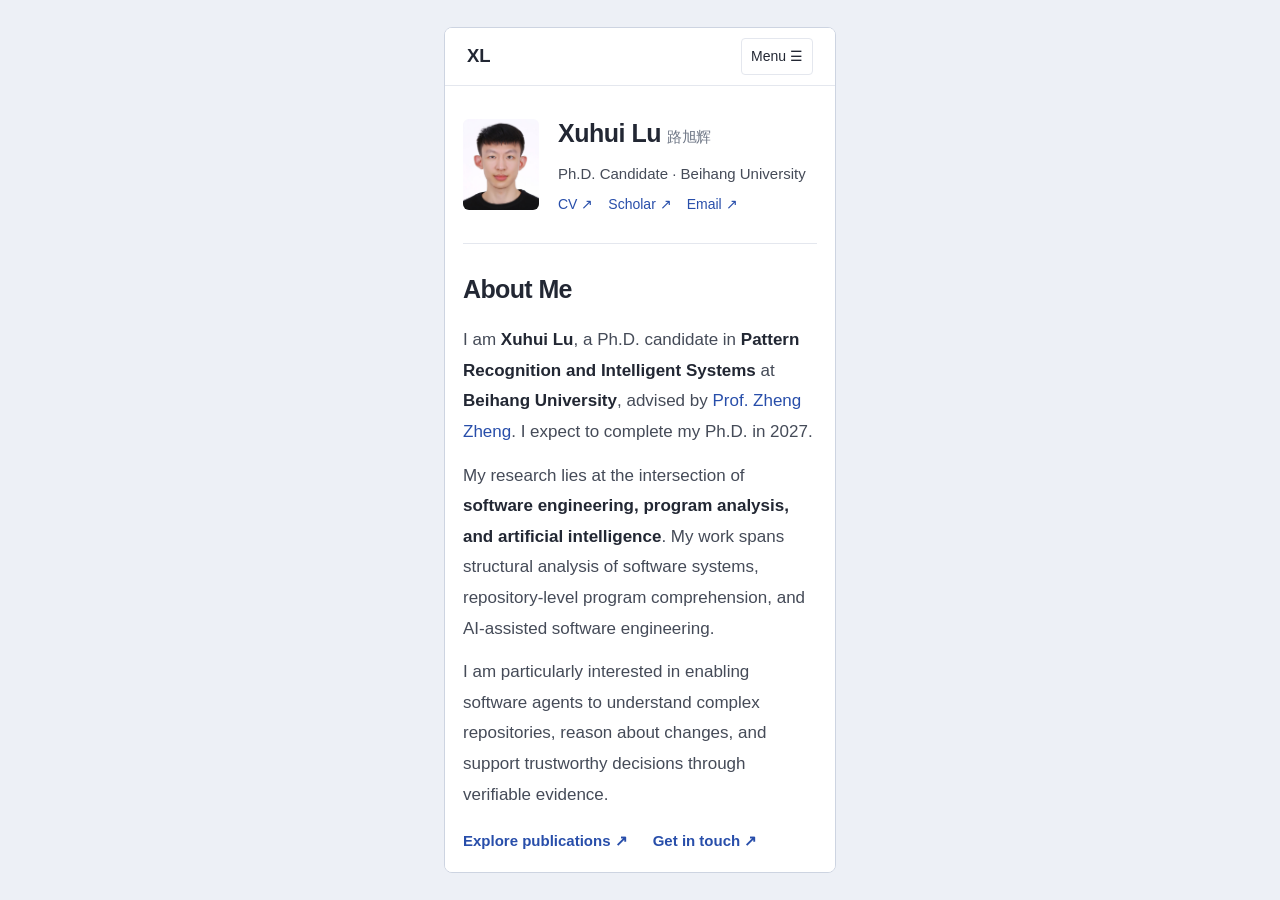
<file: previews/mobile.html>
<!doctype html><html lang="en"><meta charset="utf-8">
<meta name="viewport" content="width=device-width,initial-scale=1"><title>Xuhui Lu — Phone Preview</title>
<style>body{margin:0;background:#edf0f6;display:grid;place-items:center;min-height:100vh}iframe{width:390px;max-width:100vw;height:844px;max-height:100dvh;border:1px solid #cdd4e1;border-radius:8px;background:white}</style>
<iframe srcdoc="&lt;!doctype html&gt;
&lt;html lang=&quot;en&quot;&gt;
&lt;head&gt;
  &lt;meta charset=&quot;utf-8&quot;&gt;
  &lt;meta name=&quot;viewport&quot; content=&quot;width=device-width, initial-scale=1&quot;&gt;
  &lt;meta name=&quot;theme-color&quot; content=&quot;#ffffff&quot;&gt;
  &lt;title&gt;Xuhui Lu | Academic Homepage&lt;/title&gt;
  &lt;meta name=&quot;description&quot; content=&quot;Xuhui Lu is a Ph.D. candidate at Beihang University working on software reliability, repository-level comprehension, and trustworthy AI agents for software engineering.&quot;&gt;
  &lt;link rel=&quot;canonical&quot; href=&quot;https://xuhuilu.github.io/&quot;&gt;
  &lt;meta property=&quot;og:type&quot; content=&quot;profile&quot;&gt;
  &lt;meta property=&quot;og:title&quot; content=&quot;Xuhui Lu | Academic Homepage&quot;&gt;
  &lt;meta property=&quot;og:description&quot; content=&quot;Software engineering, program analysis, and trustworthy AI agents.&quot;&gt;
  &lt;meta property=&quot;og:url&quot; content=&quot;https://xuhuilu.github.io/&quot;&gt;
  &lt;meta property=&quot;og:image&quot; content=&quot;https://xuhuilu.github.io/profile.jpg&quot;&gt;
  &lt;link rel=&quot;icon&quot; type=&quot;image/svg+xml&quot; href=&quot;data:image/svg+xml,%3Csvg xmlns=&#x27;http://www.w3.org/2000/svg&#x27; viewBox=&#x27;0 0 64 64&#x27;%3E%3Crect width=&#x27;64&#x27; height=&#x27;64&#x27; rx=&#x27;13&#x27; fill=&#x27;%231d6455&#x27;/%3E%3Ctext x=&#x27;32&#x27; y=&#x27;42&#x27; text-anchor=&#x27;middle&#x27; font-family=&#x27;Arial,sans-serif&#x27; font-size=&#x27;29&#x27; font-weight=&#x27;bold&#x27; fill=&#x27;white&#x27;%3EXL%3C/text%3E%3C/svg%3E&quot;&gt;
  &lt;style&gt;/* Academic reading layout. Reading sizes match the reference page at its 125% zoom. */
:root{--background:#fff;--surface:#fff;--sidebar:#f5f6fa;--soft:#f7f8fc;--ink:#222733;--body:#454b58;--muted:#707887;--accent:#284eaa;--accent-hover:#193777;--accent-soft:#e9edf9;--border:#e4e7ee;--sidebar-width:280px;--content-width:890px}
*{box-sizing:border-box}
[hidden]{display:none!important}
html{scroll-behavior:smooth;scroll-padding-top:28px}
body{margin:0;background:var(--background);color:var(--ink);font:18.5px/1.75 -apple-system,BlinkMacSystemFont,&#x27;Segoe UI&#x27;,Arial,sans-serif;-webkit-font-smoothing:antialiased}
a{color:var(--accent);text-decoration:none;text-underline-offset:3px}
a:hover{text-decoration:underline}
a:focus-visible,button:focus-visible,summary:focus-visible{outline:3px solid #7192dd;outline-offset:4px}
p{margin:0}h1,h2,h3,h4{line-height:1.35;letter-spacing:-.025em}button{font:inherit}
.skip-link{position:fixed;top:-70px;left:16px;z-index:99;background:var(--accent);color:white;padding:8px 14px}.skip-link:focus{top:8px}
.page{display:flex;min-height:100vh}
.sidebar{position:fixed;inset:0 auto 0 0;width:var(--sidebar-width);height:100dvh;overflow:auto;background:var(--sidebar);border-right:1px solid var(--border);z-index:30;scrollbar-width:thin}
.sidebar-inner{min-height:100%;padding:38px 27px 24px;display:flex;flex-direction:column}
.identity{text-align:center}
.portrait{display:block;position:relative;width:152px;height:176px;margin:0 auto 21px;border-radius:10px;overflow:hidden;background:#e4e8f0}
.portrait img{position:relative;z-index:2;display:block;width:100%;height:100%;object-fit:cover;object-position:50% 25%}
.portrait-fallback{position:absolute;inset:0;display:grid;place-items:center;font-size:36px;font-weight:600;color:var(--accent)}
.profile-name{margin:0;font-size:30px;font-weight:700;letter-spacing:-.04em}
.profile-name span{display:block;margin-top:5px;font-size:17px;font-weight:400;letter-spacing:.08em;color:var(--muted)}
.profile-role{margin-top:15px;font-size:16px;line-height:1.7;color:var(--body)}.profile-role a{font-weight:500}
.profile-location{margin-top:8px;color:var(--muted);font-size:14px}.location-dot{display:none}
.side-nav{display:flex;flex-direction:column;gap:3px;margin:25px 0 22px;padding:17px 0;border-block:1px solid var(--border)}
.side-nav a{display:flex;justify-content:space-between;align-items:center;padding:8px 13px;border-radius:5px;color:var(--body);font-size:16px;line-height:1.4}
.side-nav a span{display:none}.side-nav a:hover{background:#eceff7;color:var(--accent);text-decoration:none}.side-nav a.active{background:#e3e9f8;color:var(--accent);font-weight:600}
.sidebar-bottom{margin-top:auto}.cv-download{display:flex;align-items:center;justify-content:space-between;padding:9px 12px;border:1px solid #ccd5ec;border-radius:5px;font-size:15px;font-weight:600;background:white}.cv-download:hover{background:var(--accent-soft);text-decoration:none}
.academic-links{display:flex;flex-wrap:wrap;justify-content:space-between;gap:8px;margin:16px 0 8px}.academic-links a,.email-link{font-size:14px}.email-link{display:block;overflow-wrap:anywhere}
.mobile-bar,.mobile-profile{display:none}
.main-content{margin-left:var(--sidebar-width);width:calc(100% - var(--sidebar-width));min-width:0}
.content-inner{width:min(var(--content-width),calc(100% - 96px));margin-inline:auto}
.section-anchor{scroll-margin-top:28px}
.hero{padding:53px 0 32px}.hero-eyebrow{display:flex;align-items:center;gap:10px;font-size:13px;letter-spacing:.17em;color:var(--accent);font-weight:650}.eyebrow-line{height:1px;width:26px;background:var(--accent)}
.hero h2{max-width:800px;margin:16px 0 15px;font-size:clamp(32px,2.8vw,38px);line-height:1.25;font-weight:700;letter-spacing:-.035em}.hero h2 em{font-style:normal;color:var(--accent)}
.vision-summary{max-width:740px;color:var(--muted);font-size:18.5px;line-height:1.7}
.topic-pills{display:flex;flex-wrap:wrap;gap:8px;margin:19px 0 26px}.topic-pills span{padding:3px 9px;border:1px solid var(--border);border-radius:4px;color:var(--accent);font-size:13px;font-weight:500;background:var(--soft)}
.about-panel{border-top:1px solid var(--border);padding-top:25px}.section-kicker{display:none}.about-panel p{font-size:18.5px;line-height:1.8;color:var(--body);margin-bottom:13px}.about-panel strong{font-weight:600;color:var(--ink)}
.about-actions{display:flex;flex-wrap:wrap;gap:25px;margin-top:18px;font-size:15px;font-weight:600}
.content-section{padding:30px 0 32px;border-top:1px solid var(--border)}.section-heading{display:flex;align-items:baseline;justify-content:space-between;gap:18px;margin-bottom:19px}.section-index{display:none}.section-heading h2{margin:0;font-size:28px;font-weight:650}.section-aside{font-size:14px;color:var(--muted)}.section-heading-link{font-size:15px}.section-lede{max-width:800px;margin:-5px 0 20px;font-size:17px;color:var(--muted)}
.news-item{display:grid;grid-template-columns:60px minmax(0,1fr);gap:16px;padding:7px 0}.news-item time{font-size:15px;color:var(--muted);font-variant-numeric:tabular-nums}.news-item p{font-size:17px;color:var(--body);line-height:1.75}.news-item strong{font-weight:600;color:var(--ink)}
.research-grid{display:grid;grid-template-columns:repeat(3,minmax(0,1fr));gap:15px}.research-card{display:flex;flex-direction:column;gap:11px;padding:19px 17px;border:1px solid var(--border);border-radius:7px;background:var(--soft)}.research-number{font-size:13px;color:var(--accent);font-weight:600}.research-number span{display:none}.research-card h3{margin:0;font-size:19px;line-height:1.45;font-weight:600}.research-card p{font-size:16px;line-height:1.8;color:var(--body)}.chip-row{display:flex;flex-wrap:wrap;gap:5px;margin-top:auto;padding-top:3px}.chip-row span{font-size:12px;color:var(--accent);background:white;border:1px solid var(--border);padding:2px 6px;border-radius:3px}
.pub-subheading{display:flex;align-items:center;justify-content:space-between;gap:16px;margin:24px 0 0;padding-bottom:10px;border-bottom:1px solid var(--border);font-size:18.5px;font-weight:600}.pub-subheading span{font-size:14px;color:var(--muted);font-weight:400}
.publication{display:grid;grid-template-columns:44px minmax(0,1fr);gap:16px;padding:18px 0;border-bottom:1px solid var(--border)}.pub-year{padding-top:2px;color:var(--muted);font-size:14px; font-variant-numeric:tabular-nums}.publication h4{margin:0 0 6px;font-size:18.5px;line-height:1.6;font-weight:600}.publication h4 a{color:var(--ink)}.publication h4 a:hover{color:var(--accent)}.pub-authors,.pub-venue{font-size:16px;line-height:1.8;color:var(--body)}.pub-authors strong{font-weight:650;color:var(--ink)}.pub-venue{font-style:italic;color:var(--muted)}.pub-links{display:flex;flex-wrap:wrap;align-items:center;gap:12px;margin-top:7px;font-size:14px}.state{padding:2px 6px;border-radius:3px;font-size:12px;letter-spacing:.03em;font-weight:500}.state.published{background:#edf2fb;color:var(--accent)}.state.review{background:#f5f1e8;color:#7c6739}
.timeline article,.education-list article{display:grid;grid-template-columns:116px minmax(0,1fr);gap:18px;padding:16px 0;border-top:1px solid var(--border)}.timeline-date,.education-time{color:var(--muted);font-size:14px;line-height:1.8}.education-time span{display:block;font-size:12px;letter-spacing:.06em}.timeline h3,.education-list h3{margin:0 0 4px;font-size:18.5px;font-weight:600}.timeline p,.education-list p{margin:0 0 3px;font-size:16px;color:var(--body);line-height:1.8}.timeline-role{color:var(--muted)!important;font-size:14px!important}
.service-grid{display:grid;grid-template-columns:1fr 1fr;gap:32px}.service-grid h3{margin:0 0 14px;font-size:18.5px;font-weight:600}.service-item{display:grid;grid-template-columns:46px minmax(0,1fr);gap:12px;padding:11px 0;border-top:1px solid var(--border)}.service-item time{color:var(--muted);font-size:14px}.service-item p{font-size:15px;font-weight:500}.service-item small{display:block;color:var(--muted);font-size:14px;font-weight:400}
.visitor-details{border:1px solid var(--border);border-radius:6px;overflow:hidden}.visitor-details summary{cursor:pointer;padding:10px 15px;display:flex;justify-content:space-between;background:var(--soft);color:var(--accent);font-size:15px}.visitor-dashboard{display:grid;grid-template-columns:minmax(0,1.6fr) minmax(200px,1fr);background:var(--soft)}.visitor-map-wrap{padding:18px;min-width:0}.visitor-toolbar{display:flex;flex-wrap:wrap;justify-content:space-between;gap:8px;font-size:12px;color:var(--muted);margin-bottom:10px}.visitor-map{position:relative;height:270px;background:#eef1f7}.map-placeholder{position:absolute;inset:0;display:flex;flex-direction:column;align-items:center;justify-content:center;text-align:center;padding:20px;gap:8px}.map-placeholder strong{font-size:16px}.map-placeholder p{font-size:14px;color:var(--muted)}.placeholder-icon{font-size:26px;color:var(--accent)}.map-attribution{font-size:12px;color:var(--muted);margin-top:9px}.visitor-summary{padding:20px}.visitor-total&gt;span,.country-heading{font-size:12px;color:var(--muted)}.visitor-total strong{display:block;font-size:34px;font-weight:600}.visitor-total small{font-size:13px;color:var(--muted)}.visitor-countries{padding-top:16px}.country-heading{display:flex;justify-content:space-between}.visitor-countries ol{list-style:none;padding:0;margin:10px 0}.visitor-countries li{display:flex;justify-content:space-between;gap:8px;font-size:14px;padding:5px 0}.privacy-note{font-size:12px;color:var(--muted);margin-top:16px}
.contact-section{display:grid;grid-template-columns:1.4fr 1fr;gap:24px;border-top:1px solid var(--border);padding:31px 0}.contact-section h2{font-size:25px;margin:0 0 10px;font-weight:600}.contact-section p{font-size:16px;color:var(--body)}.contact-right{display:flex;flex-direction:column;align-items:flex-end;justify-content:center;gap:14px}.contact-email{font-size:16px;font-weight:600}.contact-extra{display:flex;flex-wrap:wrap;gap:14px;font-size:14px}.site-footer{display:flex;flex-wrap:wrap;justify-content:space-between;gap:12px;border-top:1px solid var(--border);padding:18px 0 30px;color:var(--muted);font-size:13px}
.about-section{padding:53px 0 32px}.about-section .about-panel{border:0;padding:0}.research-vision{border-left:3px solid var(--accent);padding-left:20px;margin-bottom:24px}.research-vision h3{margin:0 0 10px;font-size:24px;font-weight:600;line-height:1.45}.research-vision h3 em{font-style:normal;color:var(--accent)}.research-vision .vision-summary{font-size:17px}.research-vision .topic-pills{margin:15px 0 0}
@media(min-width:851px) and (max-height:780px){.sidebar-inner{padding-top:22px}.portrait{width:112px;height:130px;margin-bottom:14px}.profile-name{font-size:28px}.profile-role{margin-top:9px}.side-nav{margin:17px 0;padding:12px 0}.side-nav a{padding-block:6px}}
@media(max-width:1100px){:root{--sidebar-width:245px}.sidebar-inner{padding-inline:22px}.content-inner{width:calc(100% - 60px)}.research-grid{grid-template-columns:1fr}.research-card{display:grid;grid-template-columns:24px minmax(0,1fr);gap:7px 12px}.research-card h3{grid-column:2}.research-number{grid-row:1;grid-column:1}.research-card p,.research-card .chip-row{grid-column:2}}
@media(max-width:850px){html{scroll-padding-top:75px}.mobile-bar{display:flex;position:sticky;top:0;z-index:45;height:58px;align-items:center;justify-content:space-between;padding:0 22px;background:#fff;border-bottom:1px solid var(--border)}.mobile-brand{font-size:18.5px;font-weight:650;color:var(--ink)}.mobile-brand span{font-size:14px;font-weight:400;color:var(--muted)}.menu-toggle{padding:5px 9px;border:1px solid var(--border);border-radius:4px;background:white;color:var(--ink);font-size:14px;cursor:pointer}.sidebar{top:58px;height:calc(100dvh - 58px);width:min(280px,86vw);transform:translateX(-100%);transition:transform .2s}.sidebar.is-open{transform:translateX(0)}.nav-open::before{content:&#x27;&#x27;;position:fixed;inset:58px 0 0;z-index:29;background:#15203b55}.main-content{width:100%;margin:0}.content-inner{width:min(740px,calc(100% - 48px))}.mobile-profile{display:flex;align-items:center;gap:19px;padding:26px 0;border-bottom:1px solid var(--border)}.mobile-profile img{width:76px;height:91px;object-fit:cover;object-position:50% 25%;border-radius:6px}.mobile-profile strong{font-size:25px;letter-spacing:-.02em}.mobile-profile strong span{font-size:15px;font-weight:400;color:var(--muted)}.mobile-profile p{font-size:15px;color:var(--body);margin:5px 0}.mobile-profile div div{display:flex;gap:15px;font-size:14px}.hero{padding-top:29px}.about-section{padding-top:29px}.hero h2{font-size:32px}.section-anchor{scroll-margin-top:78px}}
@media(max-width:560px){.content-inner{width:calc(100% - 36px)}.hero h2{font-size:30px}.about-panel p{font-size:17px}.section-aside{display:none}.section-heading{gap:12px}.section-heading h2{font-size:25px}.section-heading-link{font-size:14px}.publication{grid-template-columns:34px minmax(0,1fr);gap:10px}.publication h4{font-size:18px}.pub-subheading{font-size:17px}.timeline article,.education-list article{grid-template-columns:1fr;gap:5px}.service-grid,.contact-section,.visitor-dashboard{grid-template-columns:1fr}.service-grid{gap:26px}.contact-right{align-items:flex-start}.news-item{grid-template-columns:39px minmax(0,1fr);gap:10px}.topic-pills{gap:6px}.mobile-brand span{display:none}}
@media(prefers-reduced-motion:reduce){html{scroll-behavior:auto}*,*::before,*::after{transition:none!important;animation:none!important}}
@media print{.sidebar,.mobile-bar,.mobile-profile,.visitors-section,.contact-section,.site-footer,.skip-link{display:none!important}.main-content{width:100%;margin:0}.content-inner{width:100%}body{font:11pt Georgia,serif;background:white;color:black}.hero{padding-top:0}.publication,.timeline article,.education-list article{break-inside:avoid}}
&lt;/style&gt;

&lt;/head&gt;
&lt;body&gt;
&lt;a class=&quot;skip-link&quot; href=&quot;#main&quot;&gt;Skip to content&lt;/a&gt;
&lt;div class=&quot;mobile-bar&quot;&gt;
  &lt;a class=&quot;mobile-brand&quot; href=&quot;#about&quot; aria-label=&quot;Xuhui Lu, home&quot;&gt;XL &lt;span&gt;· Academic Homepage&lt;/span&gt;&lt;/a&gt;
  &lt;button id=&quot;menu-toggle&quot; class=&quot;menu-toggle&quot; type=&quot;button&quot; aria-label=&quot;Open navigation&quot; aria-expanded=&quot;false&quot; aria-controls=&quot;sidebar&quot;&gt;Menu &lt;span aria-hidden=&quot;true&quot;&gt;☰&lt;/span&gt;&lt;/button&gt;
&lt;/div&gt;
&lt;div class=&quot;page&quot;&gt;
  &lt;aside class=&quot;sidebar&quot; id=&quot;sidebar&quot; aria-label=&quot;Profile and navigation&quot;&gt;
    &lt;div class=&quot;sidebar-inner&quot;&gt;
      &lt;div class=&quot;identity&quot;&gt;
        &lt;a class=&quot;portrait&quot; href=&quot;#about&quot; aria-label=&quot;About Xuhui Lu&quot;&gt;
          &lt;img src=&quot;[data-uri]&quot; alt=&quot;Portrait of Xuhui Lu&quot; width=&quot;810&quot; height=&quot;1080&quot; decoding=&quot;async&quot; fetchpriority=&quot;high&quot;&gt;
          &lt;span class=&quot;portrait-fallback&quot; aria-hidden=&quot;true&quot;&gt;XL&lt;/span&gt;
        &lt;/a&gt;
        &lt;h1 class=&quot;profile-name&quot;&gt;Xuhui Lu &lt;span lang=&quot;zh-CN&quot;&gt;路旭辉&lt;/span&gt;&lt;/h1&gt;
        &lt;p class=&quot;profile-role&quot;&gt;Ph.D. Candidate&lt;br&gt;&lt;a href=&quot;https://www.buaa.edu.cn/&quot; target=&quot;_blank&quot; rel=&quot;noopener noreferrer&quot;&gt;Beihang University&lt;/a&gt;&lt;/p&gt;
        &lt;p class=&quot;profile-location&quot;&gt;&lt;span class=&quot;location-dot&quot; aria-hidden=&quot;true&quot;&gt;&lt;/span&gt;Beijing, China&lt;/p&gt;
      &lt;/div&gt;
      &lt;nav class=&quot;side-nav&quot; aria-label=&quot;Main navigation&quot;&gt;
        &lt;a href=&quot;#about&quot; class=&quot;active&quot;&gt;About &lt;span&gt;01&lt;/span&gt;&lt;/a&gt;
        &lt;a href=&quot;#news&quot;&gt;News &lt;span&gt;02&lt;/span&gt;&lt;/a&gt;
        &lt;a href=&quot;#research&quot;&gt;Research &lt;span&gt;03&lt;/span&gt;&lt;/a&gt;
        &lt;a href=&quot;#publications&quot;&gt;Publications &lt;span&gt;04&lt;/span&gt;&lt;/a&gt;
        &lt;a href=&quot;#experience&quot;&gt;Experience &lt;span&gt;05&lt;/span&gt;&lt;/a&gt;
        &lt;a href=&quot;#education&quot;&gt;Education &lt;span&gt;06&lt;/span&gt;&lt;/a&gt;
        &lt;a href=&quot;#service&quot;&gt;Honors &amp;amp; Service &lt;span&gt;07&lt;/span&gt;&lt;/a&gt;
      &lt;/nav&gt;
      &lt;div class=&quot;sidebar-bottom&quot;&gt;
        &lt;a class=&quot;cv-download&quot; href=&quot;https://xuhuilu.github.io/cv.pdf&quot; target=&quot;_blank&quot; rel=&quot;noopener noreferrer&quot;&gt;Download CV &lt;span aria-hidden=&quot;true&quot;&gt;↗&lt;/span&gt;&lt;/a&gt;
        &lt;div class=&quot;academic-links&quot; aria-label=&quot;Academic profiles&quot;&gt;
          &lt;a href=&quot;https://scholar.google.com/citations?user=Rg4Tr7MAAAAJ&quot; target=&quot;_blank&quot; rel=&quot;noopener noreferrer&quot;&gt;Scholar ↗&lt;/a&gt;
          &lt;a href=&quot;https://github.com/xuhuilu&quot; target=&quot;_blank&quot; rel=&quot;noopener noreferrer&quot;&gt;GitHub ↗&lt;/a&gt;
          &lt;a href=&quot;https://dblp.org/pid/202/3971.html&quot; target=&quot;_blank&quot; rel=&quot;noopener noreferrer&quot;&gt;DBLP ↗&lt;/a&gt;
        &lt;/div&gt;
        &lt;a class=&quot;email-link&quot; href=&quot;mailto:luxuhui@buaa.edu.cn&quot;&gt;luxuhui@buaa.edu.cn&lt;/a&gt;
      &lt;/div&gt;
    &lt;/div&gt;
  &lt;/aside&gt;

  &lt;main class=&quot;main-content&quot; id=&quot;main&quot;&gt;
    &lt;div class=&quot;content-inner&quot;&gt;
      &lt;div class=&quot;mobile-profile&quot; aria-label=&quot;Researcher profile&quot;&gt;
        &lt;img src=&quot;[data-uri]&quot; alt=&quot;Portrait of Xuhui Lu&quot; width=&quot;810&quot; height=&quot;1080&quot; decoding=&quot;async&quot;&gt;
        &lt;div&gt;&lt;strong&gt;Xuhui Lu &lt;span lang=&quot;zh-CN&quot;&gt;路旭辉&lt;/span&gt;&lt;/strong&gt;&lt;p&gt;Ph.D. Candidate · Beihang University&lt;/p&gt;&lt;div&gt;&lt;a href=&quot;https://xuhuilu.github.io/cv.pdf&quot; target=&quot;_blank&quot; rel=&quot;noopener noreferrer&quot;&gt;CV ↗&lt;/a&gt;&lt;a href=&quot;https://scholar.google.com/citations?user=Rg4Tr7MAAAAJ&quot; target=&quot;_blank&quot; rel=&quot;noopener noreferrer&quot;&gt;Scholar ↗&lt;/a&gt;&lt;a href=&quot;mailto:luxuhui@buaa.edu.cn&quot;&gt;Email ↗&lt;/a&gt;&lt;/div&gt;&lt;/div&gt;
      &lt;/div&gt;
      &lt;section class=&quot;about-section section-anchor&quot; id=&quot;about&quot; aria-labelledby=&quot;about-heading&quot;&gt;
        &lt;div class=&quot;section-heading&quot;&gt;&lt;h2 id=&quot;about-heading&quot;&gt;About Me&lt;/h2&gt;&lt;/div&gt;
        &lt;div class=&quot;about-panel&quot;&gt;
          &lt;p&gt;I am &lt;strong&gt;Xuhui Lu&lt;/strong&gt;, a Ph.D. candidate in &lt;strong&gt;Pattern Recognition and Intelligent Systems&lt;/strong&gt; at &lt;strong&gt;Beihang University&lt;/strong&gt;, advised by &lt;a href=&quot;https://teacher.buaa.edu.cn/zhengzheng/zh_CN/index.htm&quot; target=&quot;_blank&quot; rel=&quot;noopener noreferrer&quot;&gt;Prof. Zheng Zheng&lt;/a&gt;. I expect to complete my Ph.D. in 2027.&lt;/p&gt;
          &lt;p&gt;My research lies at the intersection of &lt;strong&gt;software engineering, program analysis, and artificial intelligence&lt;/strong&gt;. My work spans structural analysis of software systems, repository-level program comprehension, and AI-assisted software engineering.&lt;/p&gt;
          &lt;p&gt;I am particularly interested in enabling software agents to understand complex repositories, reason about changes, and support trustworthy decisions through verifiable evidence.&lt;/p&gt;
          &lt;div class=&quot;about-actions&quot;&gt;&lt;a href=&quot;#publications&quot;&gt;Explore publications &lt;span aria-hidden=&quot;true&quot;&gt;↗&lt;/span&gt;&lt;/a&gt;&lt;a href=&quot;mailto:luxuhui@buaa.edu.cn&quot;&gt;Get in touch &lt;span aria-hidden=&quot;true&quot;&gt;↗&lt;/span&gt;&lt;/a&gt;&lt;/div&gt;
        &lt;/div&gt;
      &lt;/section&gt;

      &lt;section class=&quot;content-section section-anchor&quot; id=&quot;news&quot; aria-labelledby=&quot;news-heading&quot;&gt;
        &lt;div class=&quot;section-heading&quot;&gt;&lt;div&gt;&lt;span class=&quot;section-index&quot;&gt;01 / UPDATES&lt;/span&gt;&lt;h2 id=&quot;news-heading&quot;&gt;News&lt;/h2&gt;&lt;/div&gt;&lt;p class=&quot;section-aside&quot;&gt;Recent milestones&lt;/p&gt;&lt;/div&gt;
        &lt;div class=&quot;news-list&quot;&gt;
          &lt;article class=&quot;news-item&quot;&gt;&lt;time datetime=&quot;2025&quot;&gt;2025&lt;/time&gt;&lt;p&gt;First-author paper on the structure and defects of deep learning libraries published in &lt;strong&gt;IEEE Transactions on Reliability&lt;/strong&gt;. &lt;a href=&quot;https://ieeexplore.ieee.org/document/11016929/&quot; target=&quot;_blank&quot; rel=&quot;noopener noreferrer&quot;&gt;Paper ↗&lt;/a&gt;&lt;/p&gt;&lt;/article&gt;
          &lt;article class=&quot;news-item&quot;&gt;&lt;time datetime=&quot;2024&quot;&gt;2024&lt;/time&gt;&lt;p&gt;Co-authored work on data complexity for defect prediction appeared in &lt;strong&gt;ACM Transactions on Software Engineering and Methodology&lt;/strong&gt;. &lt;a href=&quot;https://dl.acm.org/doi/10.1145/3649596&quot; target=&quot;_blank&quot; rel=&quot;noopener noreferrer&quot;&gt;Paper ↗&lt;/a&gt;&lt;/p&gt;&lt;/article&gt;
          &lt;article class=&quot;news-item&quot;&gt;&lt;time datetime=&quot;2023&quot;&gt;2023&lt;/time&gt;&lt;p&gt;Received the &lt;strong&gt;National Excellence Engineer Scholarship&lt;/strong&gt; at Beihang University.&lt;/p&gt;&lt;/article&gt;
        &lt;/div&gt;
      &lt;/section&gt;

      &lt;section class=&quot;content-section section-anchor&quot; id=&quot;research&quot; aria-labelledby=&quot;research-heading&quot;&gt;
        &lt;div class=&quot;section-heading&quot;&gt;&lt;div&gt;&lt;span class=&quot;section-index&quot;&gt;02 / RESEARCH&lt;/span&gt;&lt;h2 id=&quot;research-heading&quot;&gt;Research Interests&lt;/h2&gt;&lt;/div&gt;&lt;p class=&quot;section-aside&quot;&gt;Three connected directions&lt;/p&gt;&lt;/div&gt;
        &lt;div class=&quot;research-vision&quot; aria-labelledby=&quot;vision-title&quot;&gt;
        &lt;h3 id=&quot;vision-title&quot;&gt;Towards &lt;em&gt;Trustworthy AI Agents&lt;/em&gt; for Software Engineering&lt;/h3&gt;
        &lt;p class=&quot;vision-summary&quot;&gt;Bridging software understanding, program analysis, and evidence-grounded validation.&lt;/p&gt;
        &lt;div class=&quot;topic-pills&quot; aria-label=&quot;Research keywords&quot;&gt;
          &lt;span&gt;Software Engineering&lt;/span&gt;&lt;span&gt;Program Analysis&lt;/span&gt;&lt;span&gt;AI Agents&lt;/span&gt;&lt;span&gt;Software Reliability&lt;/span&gt;
        &lt;/div&gt;
        &lt;/div&gt;
        &lt;div class=&quot;research-grid&quot;&gt;
          &lt;article class=&quot;research-card&quot;&gt;&lt;div class=&quot;research-number&quot;&gt;01 &lt;span aria-hidden=&quot;true&quot;&gt;↗&lt;/span&gt;&lt;/div&gt;&lt;h3&gt;Software Reliability&lt;/h3&gt;&lt;p&gt;Structural analysis of complex software, function-call graphs, defect characteristics, and software reliability assessment.&lt;/p&gt;&lt;div class=&quot;chip-row&quot;&gt;&lt;span&gt;Call Graphs&lt;/span&gt;&lt;span&gt;Defect Analysis&lt;/span&gt;&lt;/div&gt;&lt;/article&gt;
          &lt;article class=&quot;research-card&quot;&gt;&lt;div class=&quot;research-number&quot;&gt;02 &lt;span aria-hidden=&quot;true&quot;&gt;↗&lt;/span&gt;&lt;/div&gt;&lt;h3&gt;Repository Intelligence&lt;/h3&gt;&lt;p&gt;Structure-aware retrieval, repository-level comprehension, and evidence-based reasoning over code and related artifacts.&lt;/p&gt;&lt;div class=&quot;chip-row&quot;&gt;&lt;span&gt;Code Understanding&lt;/span&gt;&lt;span&gt;RAG&lt;/span&gt;&lt;/div&gt;&lt;/article&gt;
          &lt;article class=&quot;research-card&quot;&gt;&lt;div class=&quot;research-number&quot;&gt;03 &lt;span aria-hidden=&quot;true&quot;&gt;↗&lt;/span&gt;&lt;/div&gt;&lt;h3&gt;Trustworthy Software Agents&lt;/h3&gt;&lt;p&gt;Research on software agents that can reason about changes, recover relevant assumptions, and support validation with program analysis and verification.&lt;/p&gt;&lt;div class=&quot;chip-row&quot;&gt;&lt;span&gt;AI Agents&lt;/span&gt;&lt;span&gt;Program Verification&lt;/span&gt;&lt;/div&gt;&lt;/article&gt;
        &lt;/div&gt;
      &lt;/section&gt;

      &lt;section class=&quot;content-section section-anchor&quot; id=&quot;publications&quot; aria-labelledby=&quot;pub-heading&quot;&gt;
        &lt;div class=&quot;section-heading&quot;&gt;&lt;div&gt;&lt;span class=&quot;section-index&quot;&gt;03 / RESEARCH OUTPUT&lt;/span&gt;&lt;h2 id=&quot;pub-heading&quot;&gt;Publications&lt;/h2&gt;&lt;/div&gt;&lt;a class=&quot;section-heading-link&quot; href=&quot;https://scholar.google.com/citations?user=Rg4Tr7MAAAAJ&quot; target=&quot;_blank&quot; rel=&quot;noopener noreferrer&quot;&gt;Google Scholar ↗&lt;/a&gt;&lt;/div&gt;
        &lt;p class=&quot;section-lede&quot;&gt;Published articles and manuscripts under review.&lt;/p&gt;
        &lt;h3 class=&quot;pub-subheading&quot;&gt;Peer-Reviewed Journal Articles &lt;span&gt;04&lt;/span&gt;&lt;/h3&gt;
        &lt;div class=&quot;publication-list&quot;&gt;
          &lt;article class=&quot;publication&quot;&gt;&lt;div class=&quot;pub-year&quot;&gt;2025&lt;/div&gt;&lt;div&gt;&lt;h4&gt;&lt;a href=&quot;https://ieeexplore.ieee.org/document/11016929/&quot; target=&quot;_blank&quot; rel=&quot;noopener noreferrer&quot;&gt;Functional and Defect Study in Deep Learning Libraries: A Complex Network Perspective&lt;/a&gt;&lt;/h4&gt;&lt;p class=&quot;pub-authors&quot;&gt;&lt;strong&gt;Lu, X.&lt;/strong&gt;, Zheng, Z., Qin, F., Ma, X., and Cai, Q.&lt;/p&gt;&lt;p class=&quot;pub-venue&quot;&gt;IEEE Transactions on Reliability, 74(4), 4900–4914&lt;/p&gt;&lt;div class=&quot;pub-links&quot;&gt;&lt;a href=&quot;https://ieeexplore.ieee.org/document/11016929/&quot; target=&quot;_blank&quot; rel=&quot;noopener noreferrer&quot;&gt;Paper ↗&lt;/a&gt;&lt;span class=&quot;state published&quot;&gt;Published&lt;/span&gt;&lt;/div&gt;&lt;/div&gt;&lt;/article&gt;
          &lt;article class=&quot;publication&quot;&gt;&lt;div class=&quot;pub-year&quot;&gt;2025&lt;/div&gt;&lt;div&gt;&lt;h4&gt;&lt;a href=&quot;https://www.sciencedirect.com/science/article/abs/pii/S0164121225000573&quot; target=&quot;_blank&quot; rel=&quot;noopener noreferrer&quot;&gt;KPAMA: A Kubernetes based tool for Mitigating ML system Aging&lt;/a&gt;&lt;/h4&gt;&lt;p class=&quot;pub-authors&quot;&gt;Ding, W., Liu, Z., &lt;strong&gt;Lu, X.&lt;/strong&gt;, Du, X., and Zheng, Z.&lt;/p&gt;&lt;p class=&quot;pub-venue&quot;&gt;Journal of Systems and Software, 226, 112389&lt;/p&gt;&lt;div class=&quot;pub-links&quot;&gt;&lt;a href=&quot;https://www.sciencedirect.com/science/article/abs/pii/S0164121225000573&quot; target=&quot;_blank&quot; rel=&quot;noopener noreferrer&quot;&gt;Paper ↗&lt;/a&gt;&lt;span class=&quot;state published&quot;&gt;Published&lt;/span&gt;&lt;/div&gt;&lt;/div&gt;&lt;/article&gt;
          &lt;article class=&quot;publication&quot;&gt;&lt;div class=&quot;pub-year&quot;&gt;2024&lt;/div&gt;&lt;div&gt;&lt;h4&gt;&lt;a href=&quot;https://dl.acm.org/doi/10.1145/3649596&quot; target=&quot;_blank&quot; rel=&quot;noopener noreferrer&quot;&gt;Data Complexity: A New Perspective for Analyzing the Difficulty of Defect Prediction Tasks&lt;/a&gt;&lt;/h4&gt;&lt;p class=&quot;pub-authors&quot;&gt;Wan, X., Zheng, Z., Qin, F., and &lt;strong&gt;Lu, X.&lt;/strong&gt;&lt;/p&gt;&lt;p class=&quot;pub-venue&quot;&gt;ACM Transactions on Software Engineering and Methodology, 33(6), Article 141&lt;/p&gt;&lt;div class=&quot;pub-links&quot;&gt;&lt;a href=&quot;https://dl.acm.org/doi/10.1145/3649596&quot; target=&quot;_blank&quot; rel=&quot;noopener noreferrer&quot;&gt;Paper ↗&lt;/a&gt;&lt;span class=&quot;state published&quot;&gt;Published&lt;/span&gt;&lt;/div&gt;&lt;/div&gt;&lt;/article&gt;
          &lt;article class=&quot;publication&quot;&gt;&lt;div class=&quot;pub-year&quot;&gt;2024&lt;/div&gt;&lt;div&gt;&lt;h4&gt;&lt;a href=&quot;https://ieeexplore.ieee.org/document/10527380/&quot; target=&quot;_blank&quot; rel=&quot;noopener noreferrer&quot;&gt;Adjusted Trust Score: A Novel Approach for Estimating the Trustworthiness of Software Defect Prediction Models&lt;/a&gt;&lt;/h4&gt;&lt;p class=&quot;pub-authors&quot;&gt;Wan, X., Zheng, Z., Qin, F., &lt;strong&gt;Lu, X.&lt;/strong&gt;, and Qiu, K.&lt;/p&gt;&lt;p class=&quot;pub-venue&quot;&gt;IEEE Transactions on Reliability, 73(4), 1877–1891&lt;/p&gt;&lt;div class=&quot;pub-links&quot;&gt;&lt;a href=&quot;https://ieeexplore.ieee.org/document/10527380/&quot; target=&quot;_blank&quot; rel=&quot;noopener noreferrer&quot;&gt;Paper ↗&lt;/a&gt;&lt;span class=&quot;state published&quot;&gt;Published&lt;/span&gt;&lt;/div&gt;&lt;/div&gt;&lt;/article&gt;
        &lt;/div&gt;
        &lt;h3 class=&quot;pub-subheading&quot;&gt;Manuscripts Under Review &lt;span&gt;02&lt;/span&gt;&lt;/h3&gt;
        &lt;div class=&quot;publication-list&quot;&gt;
          &lt;article class=&quot;publication&quot;&gt;&lt;div class=&quot;pub-year&quot;&gt;2026&lt;/div&gt;&lt;div&gt;&lt;h4&gt;FCG-RAG: Structure-Aware Retrieval-Augmented Generation for Software Comprehension&lt;/h4&gt;&lt;p class=&quot;pub-authors&quot;&gt;&lt;strong&gt;Lu, X.&lt;/strong&gt;, Fan, Y., Tang, Y., Ma, X., Wan, X., Qin, F., Yuan, W., and Zheng, Z.&lt;/p&gt;&lt;p class=&quot;pub-venue&quot;&gt;Submitted to ACM Transactions on Software Engineering and Methodology&lt;/p&gt;&lt;div class=&quot;pub-links&quot;&gt;&lt;span class=&quot;state review&quot;&gt;Under Review&lt;/span&gt;&lt;/div&gt;&lt;/div&gt;&lt;/article&gt;
          &lt;article class=&quot;publication&quot;&gt;&lt;div class=&quot;pub-year&quot;&gt;2026&lt;/div&gt;&lt;div&gt;&lt;h4&gt;DeepGroundRepair: From API-Grounded Generation to Shape-Aware Repair for Deep Learning Programs&lt;/h4&gt;&lt;p class=&quot;pub-authors&quot;&gt;Ma, X., Wang, Z., &lt;strong&gt;Lu, X.&lt;/strong&gt;, Du, X., Li, C., Li, J., Li, H., and Zheng, Z.&lt;/p&gt;&lt;p class=&quot;pub-venue&quot;&gt;Submitted to ACM Transactions on Software Engineering and Methodology&lt;/p&gt;&lt;div class=&quot;pub-links&quot;&gt;&lt;span class=&quot;state review&quot;&gt;Under Review&lt;/span&gt;&lt;/div&gt;&lt;/div&gt;&lt;/article&gt;
        &lt;/div&gt;
      &lt;/section&gt;

      &lt;section class=&quot;content-section section-anchor&quot; id=&quot;experience&quot; aria-labelledby=&quot;experience-heading&quot;&gt;
        &lt;div class=&quot;section-heading&quot;&gt;&lt;div&gt;&lt;span class=&quot;section-index&quot;&gt;04 / BACKGROUND&lt;/span&gt;&lt;h2 id=&quot;experience-heading&quot;&gt;Research Experience&lt;/h2&gt;&lt;/div&gt;&lt;/div&gt;
        &lt;div class=&quot;timeline&quot;&gt;
          &lt;article&gt;&lt;div class=&quot;timeline-date&quot;&gt;2023 — 2025&lt;/div&gt;&lt;div&gt;&lt;h3&gt;Wuhan Guide Infrared&lt;/h3&gt;&lt;p class=&quot;timeline-role&quot;&gt;Industry Researcher · School–Enterprise Joint Research&lt;/p&gt;&lt;p&gt;Research on computer vision for infrared imagery, including small-object detection, open-vocabulary detection, and practical AI engineering.&lt;/p&gt;&lt;/div&gt;&lt;/article&gt;
          &lt;article&gt;&lt;div class=&quot;timeline-date&quot;&gt;2023&lt;/div&gt;&lt;div&gt;&lt;h3&gt;Huawei 2012 Laboratories&lt;/h3&gt;&lt;p class=&quot;timeline-role&quot;&gt;Research Intern · Jul–Sep&lt;/p&gt;&lt;p&gt;Investigated deep learning framework architecture and software reliability, including MindSpore and program-level analysis.&lt;/p&gt;&lt;/div&gt;&lt;/article&gt;
          &lt;article&gt;&lt;div class=&quot;timeline-date&quot;&gt;2021 — 2022&lt;/div&gt;&lt;div&gt;&lt;h3&gt;Beihang–Huawei Joint Research&lt;/h3&gt;&lt;p class=&quot;timeline-role&quot;&gt;Software Reliability &amp;amp; Static Analysis&lt;/p&gt;&lt;p&gt;Constructed function-call graphs, mapped defects to graph structure, and studied architectural characteristics of deep learning software.&lt;/p&gt;&lt;/div&gt;&lt;/article&gt;
        &lt;/div&gt;
      &lt;/section&gt;

      &lt;section class=&quot;content-section section-anchor&quot; id=&quot;education&quot; aria-labelledby=&quot;education-heading&quot;&gt;
        &lt;div class=&quot;section-heading&quot;&gt;&lt;div&gt;&lt;span class=&quot;section-index&quot;&gt;05 / ACADEMIC TRAINING&lt;/span&gt;&lt;h2 id=&quot;education-heading&quot;&gt;Education&lt;/h2&gt;&lt;/div&gt;&lt;/div&gt;
        &lt;div class=&quot;education-list&quot;&gt;
          &lt;article&gt;&lt;div class=&quot;education-time&quot;&gt;2021 — 2027 &lt;span&gt;EXPECTED&lt;/span&gt;&lt;/div&gt;&lt;div&gt;&lt;h3&gt;Ph.D. in Pattern Recognition and Intelligent Systems&lt;/h3&gt;&lt;p&gt;Beihang University · Advisor: &lt;a href=&quot;https://teacher.buaa.edu.cn/zhengzheng/zh_CN/index.htm&quot; target=&quot;_blank&quot; rel=&quot;noopener noreferrer&quot;&gt;Prof. Zheng Zheng&lt;/a&gt;&lt;/p&gt;&lt;/div&gt;&lt;/article&gt;
          &lt;article&gt;&lt;div class=&quot;education-time&quot;&gt;2017 — 2021&lt;/div&gt;&lt;div&gt;&lt;h3&gt;B.Eng. in Automation&lt;/h3&gt;&lt;p&gt;Beihang University · Beijing, China&lt;/p&gt;&lt;/div&gt;&lt;/article&gt;
        &lt;/div&gt;
      &lt;/section&gt;

      &lt;section class=&quot;content-section section-anchor&quot; id=&quot;service&quot; aria-labelledby=&quot;service-heading&quot;&gt;
        &lt;div class=&quot;section-heading&quot;&gt;&lt;div&gt;&lt;span class=&quot;section-index&quot;&gt;06 / RECOGNITION&lt;/span&gt;&lt;h2 id=&quot;service-heading&quot;&gt;Honors &amp;amp; Academic Service&lt;/h2&gt;&lt;/div&gt;&lt;/div&gt;
        &lt;div class=&quot;service-grid&quot;&gt;
          &lt;div&gt;&lt;h3&gt;Honors &amp;amp; Funding&lt;/h3&gt;&lt;div class=&quot;service-item&quot;&gt;&lt;time&gt;2024&lt;/time&gt;&lt;p&gt;Hubei school–enterprise joint training research funding &lt;small&gt;RMB 200,000 · Primary student contributor&lt;/small&gt;&lt;/p&gt;&lt;/div&gt;&lt;div class=&quot;service-item&quot;&gt;&lt;time&gt;2023&lt;/time&gt;&lt;p&gt;National Excellence Engineer Scholarship &lt;small&gt;Beihang University&lt;/small&gt;&lt;/p&gt;&lt;/div&gt;&lt;div class=&quot;service-item&quot;&gt;&lt;time&gt;2022&lt;/time&gt;&lt;p&gt;First-Class Graduate Academic Scholarship &lt;small&gt;Beihang University&lt;/small&gt;&lt;/p&gt;&lt;/div&gt;&lt;/div&gt;
          &lt;div&gt;&lt;h3&gt;Teaching &amp;amp; Reviewing&lt;/h3&gt;&lt;div class=&quot;service-item&quot;&gt;&lt;time&gt;2022&lt;/time&gt;&lt;p&gt;Teaching Assistant &lt;small&gt;Fundamentals of Software Technology&lt;/small&gt;&lt;/p&gt;&lt;/div&gt;&lt;div class=&quot;service-item&quot;&gt;&lt;time&gt;2021&lt;/time&gt;&lt;p&gt;Teaching Assistant &lt;small&gt;Applied Discrete Mathematics&lt;/small&gt;&lt;/p&gt;&lt;/div&gt;&lt;div class=&quot;service-item&quot;&gt;&lt;time&gt;Review&lt;/time&gt;&lt;p&gt;IEEE Transactions on Industrial Informatics &lt;small&gt;IEEE International Conference on Software Quality, Reliability and Security (QRS)&lt;/small&gt;&lt;/p&gt;&lt;/div&gt;&lt;/div&gt;
        &lt;/div&gt;
      &lt;/section&gt;

      &lt;section class=&quot;content-section visitors-section&quot; id=&quot;visitors&quot; aria-labelledby=&quot;visitors-heading&quot; hidden&gt;
        &lt;div class=&quot;section-heading&quot;&gt;&lt;div&gt;&lt;span class=&quot;section-index&quot;&gt;07 / GLOBAL READERSHIP&lt;/span&gt;&lt;h2 id=&quot;visitors-heading&quot;&gt;Visitor Statistics&lt;/h2&gt;&lt;/div&gt;&lt;/div&gt;
        &lt;p class=&quot;section-lede&quot;&gt;Country-level readership statistics.&lt;/p&gt;
        &lt;details class=&quot;visitor-details&quot;&gt;
          &lt;summary&gt;Show / hide visitor distribution &lt;span aria-hidden=&quot;true&quot;&gt;⌄&lt;/span&gt;&lt;/summary&gt;
          &lt;div class=&quot;visitor-dashboard&quot; id=&quot;visitor-dashboard&quot;&gt;
            &lt;div class=&quot;visitor-map-wrap&quot;&gt;&lt;div class=&quot;visitor-toolbar&quot;&gt;&lt;span&gt;VISITOR DISTRIBUTION&lt;/span&gt;&lt;span id=&quot;visitor-period&quot;&gt;COUNTRY-LEVEL AGGREGATES&lt;/span&gt;&lt;/div&gt;&lt;div id=&quot;visitor-map&quot; class=&quot;visitor-map&quot; role=&quot;img&quot; aria-label=&quot;World map of aggregate visitor counts by country&quot;&gt;&lt;div class=&quot;map-placeholder&quot;&gt;&lt;span class=&quot;placeholder-icon&quot; aria-hidden=&quot;true&quot;&gt;◎&lt;/span&gt;&lt;strong&gt;Visitor map ready to connect&lt;/strong&gt;&lt;p&gt;Aggregate statistics appear when configured.&lt;/p&gt;&lt;/div&gt;&lt;/div&gt;&lt;p class=&quot;map-attribution&quot;&gt;Map: Tencent Maps · Statistics: GoatCounter · Approximate country anchors only&lt;/p&gt;&lt;/div&gt;
            &lt;aside class=&quot;visitor-summary&quot; aria-label=&quot;Visitor statistics summary&quot;&gt;&lt;div class=&quot;visitor-total&quot;&gt;&lt;span&gt;UNIQUE VISITORS&lt;/span&gt;&lt;strong id=&quot;visitor-total&quot;&gt;—&lt;/strong&gt;&lt;small id=&quot;visitor-updated&quot;&gt;Analytics not connected&lt;/small&gt;&lt;/div&gt;&lt;div class=&quot;visitor-countries&quot;&gt;&lt;div class=&quot;country-heading&quot;&gt;&lt;span&gt;TOP COUNTRIES / REGIONS&lt;/span&gt;&lt;span&gt;VISITS&lt;/span&gt;&lt;/div&gt;&lt;ol id=&quot;country-list&quot;&gt;&lt;li class=&quot;country-empty&quot;&gt;No visitor data yet.&lt;/li&gt;&lt;/ol&gt;&lt;/div&gt;&lt;p class=&quot;privacy-note&quot;&gt;&lt;span aria-hidden=&quot;true&quot;&gt;◇&lt;/span&gt; Privacy-conscious, cookie-free analytics. Aggregate counts only.&lt;/p&gt;&lt;/aside&gt;
          &lt;/div&gt;
        &lt;/details&gt;
      &lt;/section&gt;

      &lt;section class=&quot;contact-section&quot; id=&quot;contact&quot; aria-labelledby=&quot;contact-heading&quot;&gt;
        &lt;div&gt;&lt;span class=&quot;section-index&quot;&gt;LET&#x27;S CONNECT&lt;/span&gt;&lt;h2 id=&quot;contact-heading&quot;&gt;Interested in working together?&lt;/h2&gt;&lt;p&gt;I welcome research discussions and collaborations in software engineering, program analysis, and trustworthy AI systems.&lt;/p&gt;&lt;/div&gt;
        &lt;div class=&quot;contact-right&quot;&gt;&lt;a class=&quot;contact-email&quot; href=&quot;mailto:luxuhui@buaa.edu.cn&quot;&gt;luxuhui@buaa.edu.cn &lt;span aria-hidden=&quot;true&quot;&gt;↗&lt;/span&gt;&lt;/a&gt;&lt;div class=&quot;contact-extra&quot;&gt;&lt;a href=&quot;https://scholar.google.com/citations?user=Rg4Tr7MAAAAJ&quot; target=&quot;_blank&quot; rel=&quot;noopener noreferrer&quot;&gt;Scholar&lt;/a&gt;&lt;a href=&quot;https://github.com/xuhuilu&quot; target=&quot;_blank&quot; rel=&quot;noopener noreferrer&quot;&gt;GitHub&lt;/a&gt;&lt;a href=&quot;https://xuhuilu.github.io/cv.pdf&quot; target=&quot;_blank&quot; rel=&quot;noopener noreferrer&quot;&gt;Curriculum Vitae&lt;/a&gt;&lt;/div&gt;&lt;/div&gt;
      &lt;/section&gt;
      &lt;footer class=&quot;site-footer&quot;&gt;&lt;span&gt;© 2026 Xuhui Lu · Last updated October 2026&lt;/span&gt;&lt;a href=&quot;#about&quot;&gt;Back to top ↑&lt;/a&gt;&lt;/footer&gt;
    &lt;/div&gt;
  &lt;/main&gt;
&lt;/div&gt;
&lt;script&gt;(() =&gt; {
  const sidebar = document.getElementById(&#x27;sidebar&#x27;);
  const toggle = document.getElementById(&#x27;menu-toggle&#x27;);
  const links = Array.from(document.querySelectorAll(&#x27;.side-nav a&#x27;));
  const mobile = window.matchMedia(&#x27;(max-width: 850px)&#x27;);

  function setMenu(open) {
    if (!sidebar || !toggle) return;
    sidebar.classList.toggle(&#x27;is-open&#x27;, open);
    toggle.setAttribute(&#x27;aria-expanded&#x27;, String(open));
    toggle.setAttribute(&#x27;aria-label&#x27;, open ? &#x27;Close navigation&#x27; : &#x27;Open navigation&#x27;);
    const symbol = toggle.querySelector(&#x27;span&#x27;);
    if (symbol) symbol.textContent = open ? &#x27;×&#x27; : &#x27;☰&#x27;;
    document.body.classList.toggle(&#x27;nav-open&#x27;, open &amp;&amp; mobile.matches);
  }
  if (toggle) toggle.addEventListener(&#x27;click&#x27;, () =&gt; setMenu(toggle.getAttribute(&#x27;aria-expanded&#x27;) !== &#x27;true&#x27;));
  links.forEach(link =&gt; link.addEventListener(&#x27;click&#x27;, () =&gt; setMenu(false)));
  document.addEventListener(&#x27;keydown&#x27;, event =&gt; { if (event.key === &#x27;Escape&#x27;) setMenu(false); });
  document.addEventListener(&#x27;click&#x27;, event =&gt; {
    if (mobile.matches &amp;&amp; sidebar?.classList.contains(&#x27;is-open&#x27;) &amp;&amp; !sidebar.contains(event.target) &amp;&amp; !toggle?.contains(event.target)) setMenu(false);
  });
  const onResize = () =&gt; { if (!mobile.matches) setMenu(false); };
  if (mobile.addEventListener) mobile.addEventListener(&#x27;change&#x27;, onResize);
  else if (mobile.addListener) mobile.addListener(onResize);

  const sectionMap = links.map(link =&gt; [link, document.getElementById(link.hash.slice(1))]).filter(pair =&gt; pair[1]);
  if (!(&#x27;IntersectionObserver&#x27; in window)) return;
  const observer = new IntersectionObserver(entries =&gt; {
    const visible = entries.filter(x =&gt; x.isIntersecting).sort((a, b) =&gt; b.intersectionRatio - a.intersectionRatio)[0];
    if (!visible) return;
    sectionMap.forEach(([link, section]) =&gt; {
      const active = section === visible.target;
      link.classList.toggle(&#x27;active&#x27;, active);
      if (active) link.setAttribute(&#x27;aria-current&#x27;, &#x27;location&#x27;);
      else link.removeAttribute(&#x27;aria-current&#x27;);
    });
  }, { rootMargin: &#x27;-15% 0px -62% 0px&#x27;, threshold: [0, 0.15, 0.35] });
  sectionMap.forEach(([, section]) =&gt; observer.observe(section));
})();
&lt;/script&gt;
&lt;/body&gt;
&lt;/html&gt;
" title="390-pixel mobile preview of Xuhui Lu's homepage"></iframe></html>
</file>
<file: assets/style.css>
/* Academic reading layout. Reading sizes match the reference page at its 125% zoom. */
:root{--background:#fff;--surface:#fff;--sidebar:#f5f6fa;--soft:#f7f8fc;--ink:#222733;--body:#454b58;--muted:#707887;--accent:#284eaa;--accent-hover:#193777;--accent-soft:#e9edf9;--border:#e4e7ee;--sidebar-width:280px;--content-width:890px}
*{box-sizing:border-box}
[hidden]{display:none!important}
html{scroll-behavior:smooth;scroll-padding-top:28px}
body{margin:0;background:var(--background);color:var(--ink);font:18.5px/1.75 -apple-system,BlinkMacSystemFont,'Segoe UI',Arial,sans-serif;-webkit-font-smoothing:antialiased}
a{color:var(--accent);text-decoration:none;text-underline-offset:3px}
a:hover{text-decoration:underline}
a:focus-visible,button:focus-visible,summary:focus-visible{outline:3px solid #7192dd;outline-offset:4px}
p{margin:0}h1,h2,h3,h4{line-height:1.35;letter-spacing:-.025em}button{font:inherit}
.skip-link{position:fixed;top:-70px;left:16px;z-index:99;background:var(--accent);color:white;padding:8px 14px}.skip-link:focus{top:8px}
.page{display:flex;min-height:100vh}
.sidebar{position:fixed;inset:0 auto 0 0;width:var(--sidebar-width);height:100dvh;overflow:auto;background:var(--sidebar);border-right:1px solid var(--border);z-index:30;scrollbar-width:thin}
.sidebar-inner{min-height:100%;padding:38px 27px 24px;display:flex;flex-direction:column}
.identity{text-align:center}
.portrait{display:block;position:relative;width:152px;height:176px;margin:0 auto 21px;border-radius:10px;overflow:hidden;background:#e4e8f0}
.portrait img{position:relative;z-index:2;display:block;width:100%;height:100%;object-fit:cover;object-position:50% 25%}
.portrait-fallback{position:absolute;inset:0;display:grid;place-items:center;font-size:36px;font-weight:600;color:var(--accent)}
.profile-name{margin:0;font-size:30px;font-weight:700;letter-spacing:-.04em}
.profile-name span{display:block;margin-top:5px;font-size:17px;font-weight:400;letter-spacing:.08em;color:var(--muted)}
.profile-role{margin-top:15px;font-size:16px;line-height:1.7;color:var(--body)}.profile-role a{font-weight:500}
.profile-location{margin-top:8px;color:var(--muted);font-size:14px}.location-dot{display:none}
.side-nav{display:flex;flex-direction:column;gap:3px;margin:25px 0 22px;padding:17px 0;border-block:1px solid var(--border)}
.side-nav a{display:flex;justify-content:space-between;align-items:center;padding:8px 13px;border-radius:5px;color:var(--body);font-size:16px;line-height:1.4}
.side-nav a span{display:none}.side-nav a:hover{background:#eceff7;color:var(--accent);text-decoration:none}.side-nav a.active{background:#e3e9f8;color:var(--accent);font-weight:600}
.sidebar-bottom{margin-top:auto}.cv-download{display:flex;align-items:center;justify-content:space-between;padding:9px 12px;border:1px solid #ccd5ec;border-radius:5px;font-size:15px;font-weight:600;background:white}.cv-download:hover{background:var(--accent-soft);text-decoration:none}
.academic-links{display:flex;flex-wrap:wrap;justify-content:space-between;gap:8px;margin:16px 0 8px}.academic-links a,.email-link{font-size:14px}.email-link{display:block;overflow-wrap:anywhere}
.mobile-bar,.mobile-profile{display:none}
.main-content{margin-left:var(--sidebar-width);width:calc(100% - var(--sidebar-width));min-width:0}
.content-inner{width:min(var(--content-width),calc(100% - 96px));margin-inline:auto}
.section-anchor{scroll-margin-top:28px}
.hero{padding:53px 0 32px}.hero-eyebrow{display:flex;align-items:center;gap:10px;font-size:13px;letter-spacing:.17em;color:var(--accent);font-weight:650}.eyebrow-line{height:1px;width:26px;background:var(--accent)}
.hero h2{max-width:800px;margin:16px 0 15px;font-size:clamp(32px,2.8vw,38px);line-height:1.25;font-weight:700;letter-spacing:-.035em}.hero h2 em{font-style:normal;color:var(--accent)}
.vision-summary{max-width:740px;color:var(--muted);font-size:18.5px;line-height:1.7}
.topic-pills{display:flex;flex-wrap:wrap;gap:8px;margin:19px 0 26px}.topic-pills span{padding:3px 9px;border:1px solid var(--border);border-radius:4px;color:var(--accent);font-size:13px;font-weight:500;background:var(--soft)}
.about-panel{border-top:1px solid var(--border);padding-top:25px}.section-kicker{display:none}.about-panel p{font-size:18.5px;line-height:1.8;color:var(--body);margin-bottom:13px}.about-panel strong{font-weight:600;color:var(--ink)}
.about-actions{display:flex;flex-wrap:wrap;gap:25px;margin-top:18px;font-size:15px;font-weight:600}
.content-section{padding:30px 0 32px;border-top:1px solid var(--border)}.section-heading{display:flex;align-items:baseline;justify-content:space-between;gap:18px;margin-bottom:19px}.section-index{display:none}.section-heading h2{margin:0;font-size:28px;font-weight:650}.section-aside{font-size:14px;color:var(--muted)}.section-heading-link{font-size:15px}.section-lede{max-width:800px;margin:-5px 0 20px;font-size:17px;color:var(--muted)}
.news-item{display:grid;grid-template-columns:60px minmax(0,1fr);gap:16px;padding:7px 0}.news-item time{font-size:15px;color:var(--muted);font-variant-numeric:tabular-nums}.news-item p{font-size:17px;color:var(--body);line-height:1.75}.news-item strong{font-weight:600;color:var(--ink)}
.research-grid{display:grid;grid-template-columns:repeat(3,minmax(0,1fr));gap:15px}.research-card{display:flex;flex-direction:column;gap:11px;padding:19px 17px;border:1px solid var(--border);border-radius:7px;background:var(--soft)}.research-number{font-size:13px;color:var(--accent);font-weight:600}.research-number span{display:none}.research-card h3{margin:0;font-size:19px;line-height:1.45;font-weight:600}.research-card p{font-size:16px;line-height:1.8;color:var(--body)}.chip-row{display:flex;flex-wrap:wrap;gap:5px;margin-top:auto;padding-top:3px}.chip-row span{font-size:12px;color:var(--accent);background:white;border:1px solid var(--border);padding:2px 6px;border-radius:3px}
.pub-subheading{display:flex;align-items:center;justify-content:space-between;gap:16px;margin:24px 0 0;padding-bottom:10px;border-bottom:1px solid var(--border);font-size:18.5px;font-weight:600}.pub-subheading span{font-size:14px;color:var(--muted);font-weight:400}
.publication{display:grid;grid-template-columns:44px minmax(0,1fr);gap:16px;padding:18px 0;border-bottom:1px solid var(--border)}.pub-year{padding-top:2px;color:var(--muted);font-size:14px; font-variant-numeric:tabular-nums}.publication h4{margin:0 0 6px;font-size:18.5px;line-height:1.6;font-weight:600}.publication h4 a{color:var(--ink)}.publication h4 a:hover{color:var(--accent)}.pub-authors,.pub-venue{font-size:16px;line-height:1.8;color:var(--body)}.pub-authors strong{font-weight:650;color:var(--ink)}.pub-venue{font-style:italic;color:var(--muted)}.pub-links{display:flex;flex-wrap:wrap;align-items:center;gap:12px;margin-top:7px;font-size:14px}.state{padding:2px 6px;border-radius:3px;font-size:12px;letter-spacing:.03em;font-weight:500}.state.published{background:#edf2fb;color:var(--accent)}.state.review{background:#f5f1e8;color:#7c6739}
.timeline article,.education-list article{display:grid;grid-template-columns:116px minmax(0,1fr);gap:18px;padding:16px 0;border-top:1px solid var(--border)}.timeline-date,.education-time{color:var(--muted);font-size:14px;line-height:1.8}.education-time span{display:block;font-size:12px;letter-spacing:.06em}.timeline h3,.education-list h3{margin:0 0 4px;font-size:18.5px;font-weight:600}.timeline p,.education-list p{margin:0 0 3px;font-size:16px;color:var(--body);line-height:1.8}.timeline-role{color:var(--muted)!important;font-size:14px!important}
.service-grid{display:grid;grid-template-columns:1fr 1fr;gap:32px}.service-grid h3{margin:0 0 14px;font-size:18.5px;font-weight:600}.service-item{display:grid;grid-template-columns:46px minmax(0,1fr);gap:12px;padding:11px 0;border-top:1px solid var(--border)}.service-item time{color:var(--muted);font-size:14px}.service-item p{font-size:15px;font-weight:500}.service-item small{display:block;color:var(--muted);font-size:14px;font-weight:400}
.visitor-details{border:1px solid var(--border);border-radius:6px;overflow:hidden}.visitor-details summary{cursor:pointer;padding:10px 15px;display:flex;justify-content:space-between;background:var(--soft);color:var(--accent);font-size:15px}.visitor-dashboard{display:grid;grid-template-columns:minmax(0,1.6fr) minmax(200px,1fr);background:var(--soft)}.visitor-map-wrap{padding:18px;min-width:0}.visitor-toolbar{display:flex;flex-wrap:wrap;justify-content:space-between;gap:8px;font-size:12px;color:var(--muted);margin-bottom:10px}.visitor-map{position:relative;height:270px;background:#eef1f7}.map-placeholder{position:absolute;inset:0;display:flex;flex-direction:column;align-items:center;justify-content:center;text-align:center;padding:20px;gap:8px}.map-placeholder strong{font-size:16px}.map-placeholder p{font-size:14px;color:var(--muted)}.placeholder-icon{font-size:26px;color:var(--accent)}.map-attribution{font-size:12px;color:var(--muted);margin-top:9px}.visitor-summary{padding:20px}.visitor-total>span,.country-heading{font-size:12px;color:var(--muted)}.visitor-total strong{display:block;font-size:34px;font-weight:600}.visitor-total small{font-size:13px;color:var(--muted)}.visitor-countries{padding-top:16px}.country-heading{display:flex;justify-content:space-between}.visitor-countries ol{list-style:none;padding:0;margin:10px 0}.visitor-countries li{display:flex;justify-content:space-between;gap:8px;font-size:14px;padding:5px 0}.privacy-note{font-size:12px;color:var(--muted);margin-top:16px}
.contact-section{display:grid;grid-template-columns:1.4fr 1fr;gap:24px;border-top:1px solid var(--border);padding:31px 0}.contact-section h2{font-size:25px;margin:0 0 10px;font-weight:600}.contact-section p{font-size:16px;color:var(--body)}.contact-right{display:flex;flex-direction:column;align-items:flex-end;justify-content:center;gap:14px}.contact-email{font-size:16px;font-weight:600}.contact-extra{display:flex;flex-wrap:wrap;gap:14px;font-size:14px}.site-footer{display:flex;flex-wrap:wrap;justify-content:space-between;gap:12px;border-top:1px solid var(--border);padding:18px 0 30px;color:var(--muted);font-size:13px}
.about-section{padding:53px 0 32px}.about-section .about-panel{border:0;padding:0}.research-vision{border-left:3px solid var(--accent);padding-left:20px;margin-bottom:24px}.research-vision h3{margin:0 0 10px;font-size:24px;font-weight:600;line-height:1.45}.research-vision h3 em{font-style:normal;color:var(--accent)}.research-vision .vision-summary{font-size:17px}.research-vision .topic-pills{margin:15px 0 0}
@media(min-width:851px) and (max-height:780px){.sidebar-inner{padding-top:22px}.portrait{width:112px;height:130px;margin-bottom:14px}.profile-name{font-size:28px}.profile-role{margin-top:9px}.side-nav{margin:17px 0;padding:12px 0}.side-nav a{padding-block:6px}}
@media(max-width:1100px){:root{--sidebar-width:245px}.sidebar-inner{padding-inline:22px}.content-inner{width:calc(100% - 60px)}.research-grid{grid-template-columns:1fr}.research-card{display:grid;grid-template-columns:24px minmax(0,1fr);gap:7px 12px}.research-card h3{grid-column:2}.research-number{grid-row:1;grid-column:1}.research-card p,.research-card .chip-row{grid-column:2}}
@media(max-width:850px){html{scroll-padding-top:75px}.mobile-bar{display:flex;position:sticky;top:0;z-index:45;height:58px;align-items:center;justify-content:space-between;padding:0 22px;background:#fff;border-bottom:1px solid var(--border)}.mobile-brand{font-size:18.5px;font-weight:650;color:var(--ink)}.mobile-brand span{font-size:14px;font-weight:400;color:var(--muted)}.menu-toggle{padding:5px 9px;border:1px solid var(--border);border-radius:4px;background:white;color:var(--ink);font-size:14px;cursor:pointer}.sidebar{top:58px;height:calc(100dvh - 58px);width:min(280px,86vw);transform:translateX(-100%);transition:transform .2s}.sidebar.is-open{transform:translateX(0)}.nav-open::before{content:'';position:fixed;inset:58px 0 0;z-index:29;background:#15203b55}.main-content{width:100%;margin:0}.content-inner{width:min(740px,calc(100% - 48px))}.mobile-profile{display:flex;align-items:center;gap:19px;padding:26px 0;border-bottom:1px solid var(--border)}.mobile-profile img{width:76px;height:91px;object-fit:cover;object-position:50% 25%;border-radius:6px}.mobile-profile strong{font-size:25px;letter-spacing:-.02em}.mobile-profile strong span{font-size:15px;font-weight:400;color:var(--muted)}.mobile-profile p{font-size:15px;color:var(--body);margin:5px 0}.mobile-profile div div{display:flex;gap:15px;font-size:14px}.hero{padding-top:29px}.about-section{padding-top:29px}.hero h2{font-size:32px}.section-anchor{scroll-margin-top:78px}}
@media(max-width:560px){.content-inner{width:calc(100% - 36px)}.hero h2{font-size:30px}.about-panel p{font-size:17px}.section-aside{display:none}.section-heading{gap:12px}.section-heading h2{font-size:25px}.section-heading-link{font-size:14px}.publication{grid-template-columns:34px minmax(0,1fr);gap:10px}.publication h4{font-size:18px}.pub-subheading{font-size:17px}.timeline article,.education-list article{grid-template-columns:1fr;gap:5px}.service-grid,.contact-section,.visitor-dashboard{grid-template-columns:1fr}.service-grid{gap:26px}.contact-right{align-items:flex-start}.news-item{grid-template-columns:39px minmax(0,1fr);gap:10px}.topic-pills{gap:6px}.mobile-brand span{display:none}}
@media(prefers-reduced-motion:reduce){html{scroll-behavior:auto}*,*::before,*::after{transition:none!important;animation:none!important}}
@media print{.sidebar,.mobile-bar,.mobile-profile,.visitors-section,.contact-section,.site-footer,.skip-link{display:none!important}.main-content{width:100%;margin:0}.content-inner{width:100%}body{font:11pt Georgia,serif;background:white;color:black}.hero{padding-top:0}.publication,.timeline article,.education-list article{break-inside:avoid}}
</file>
